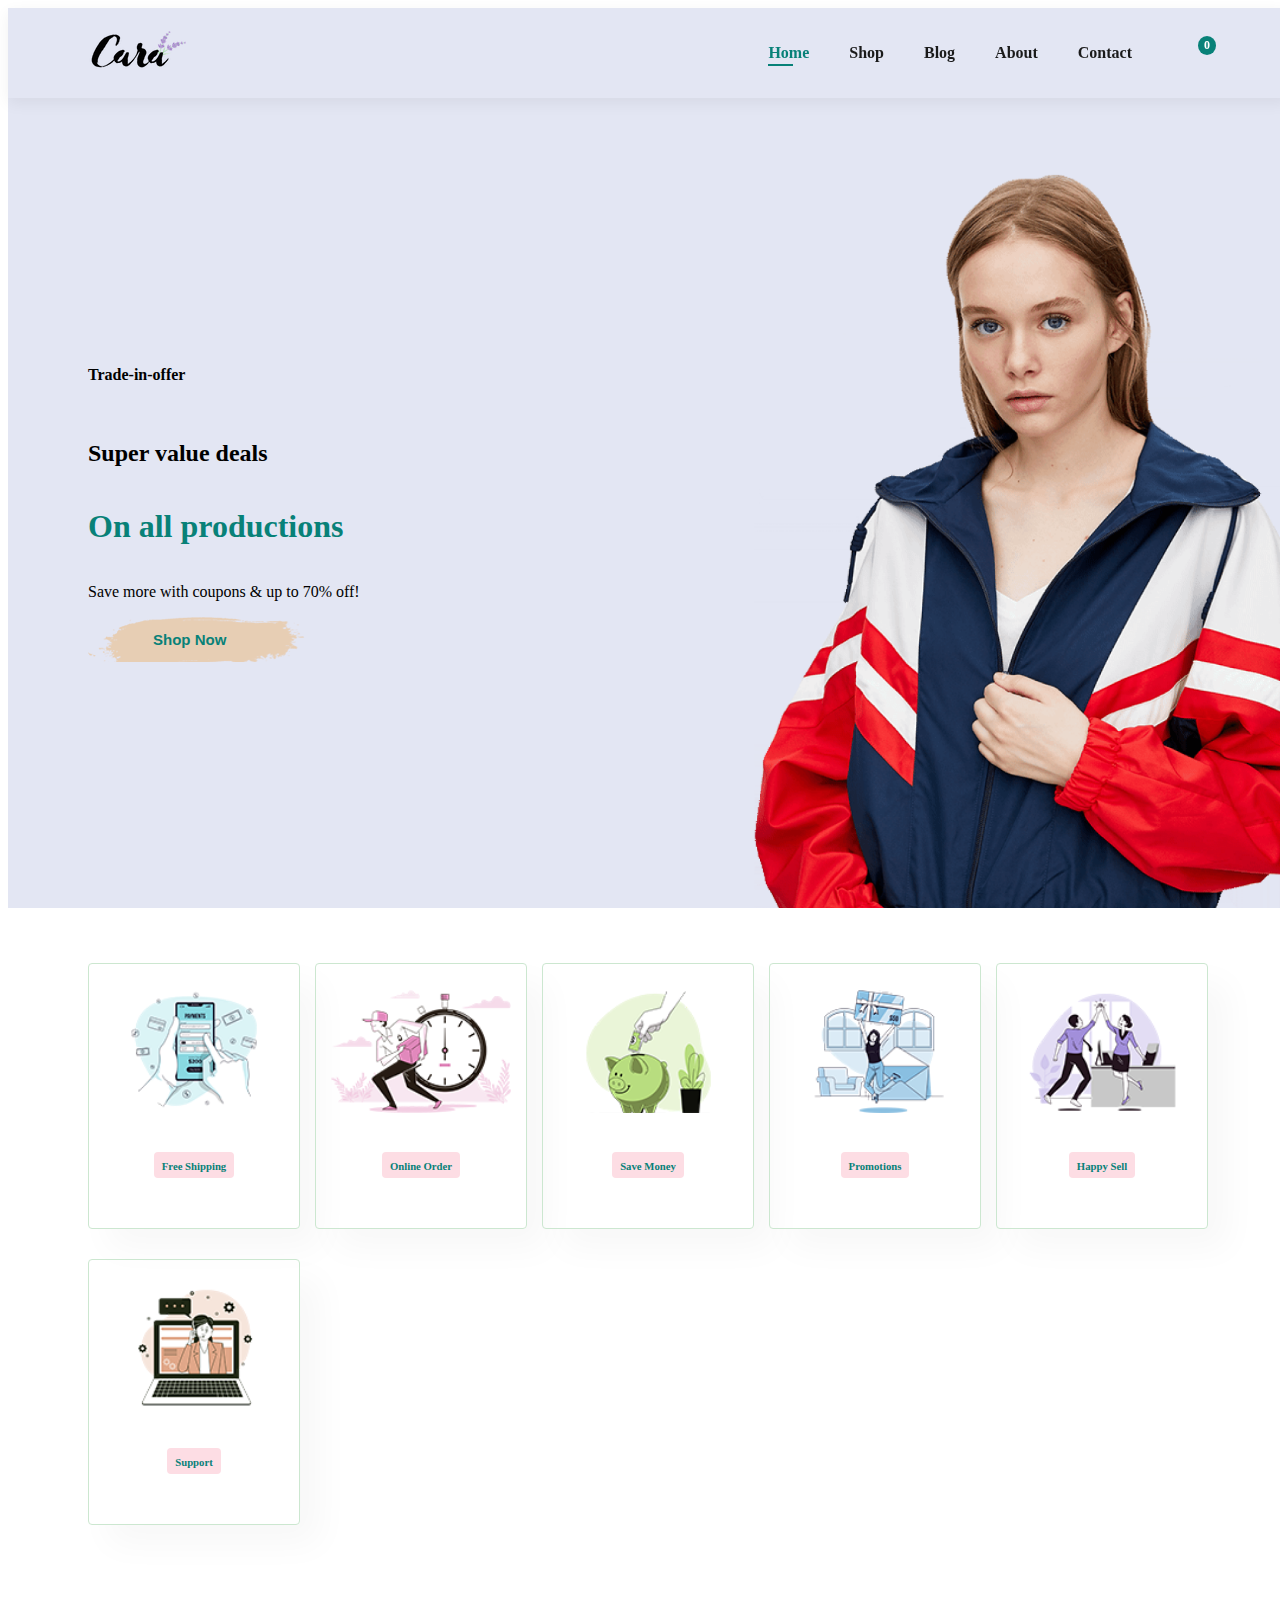
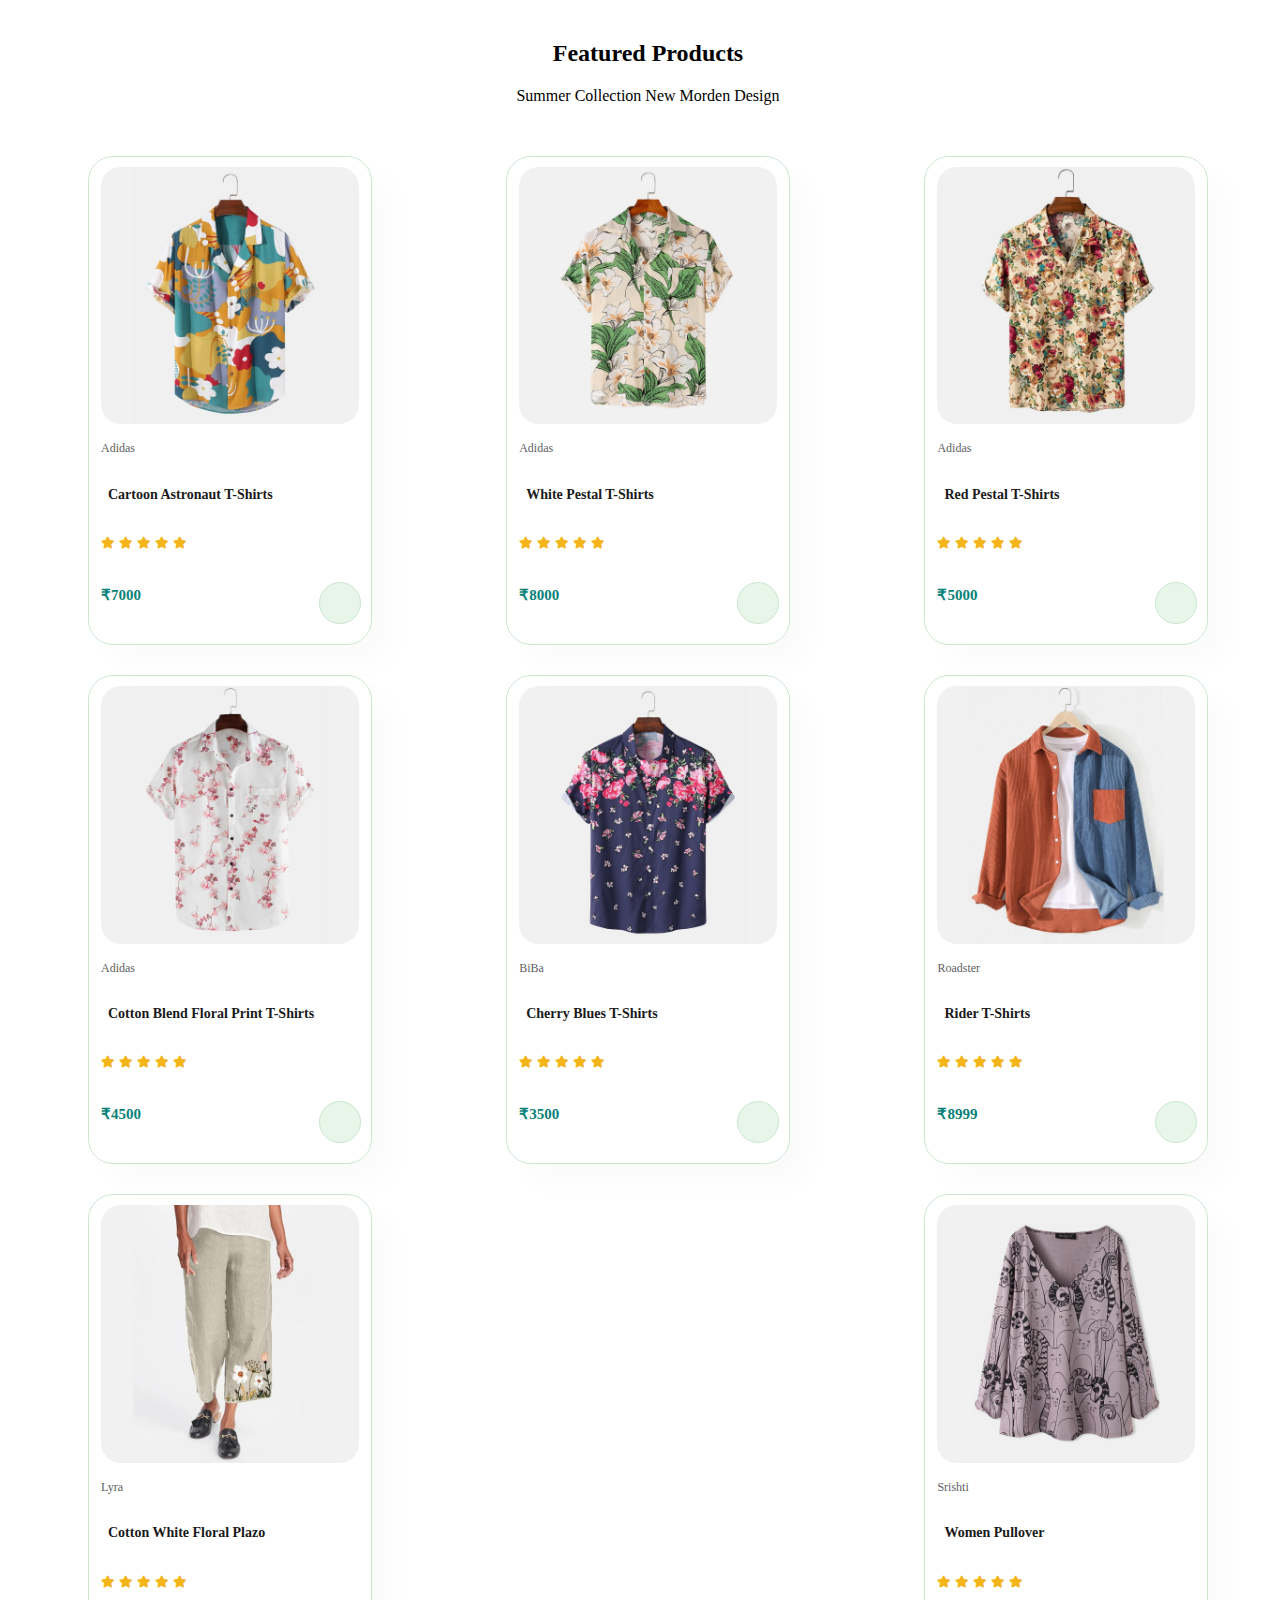
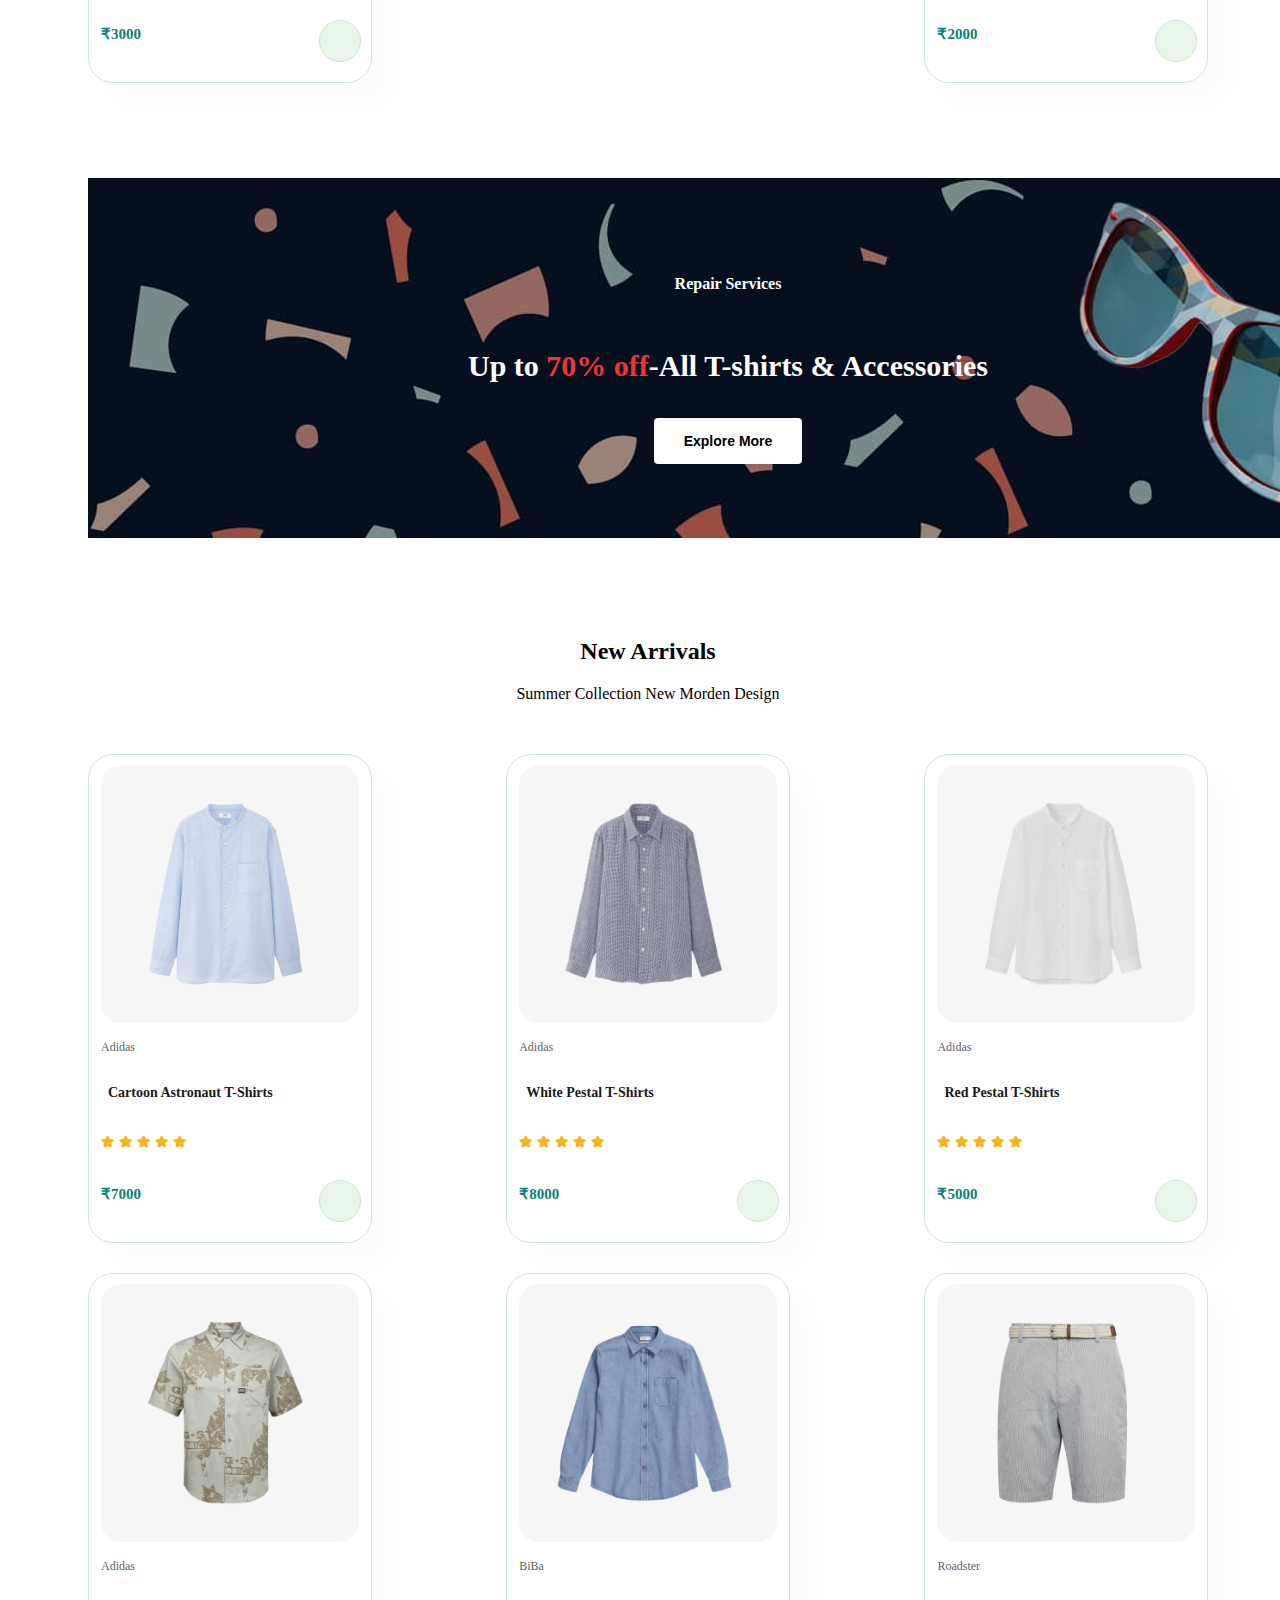
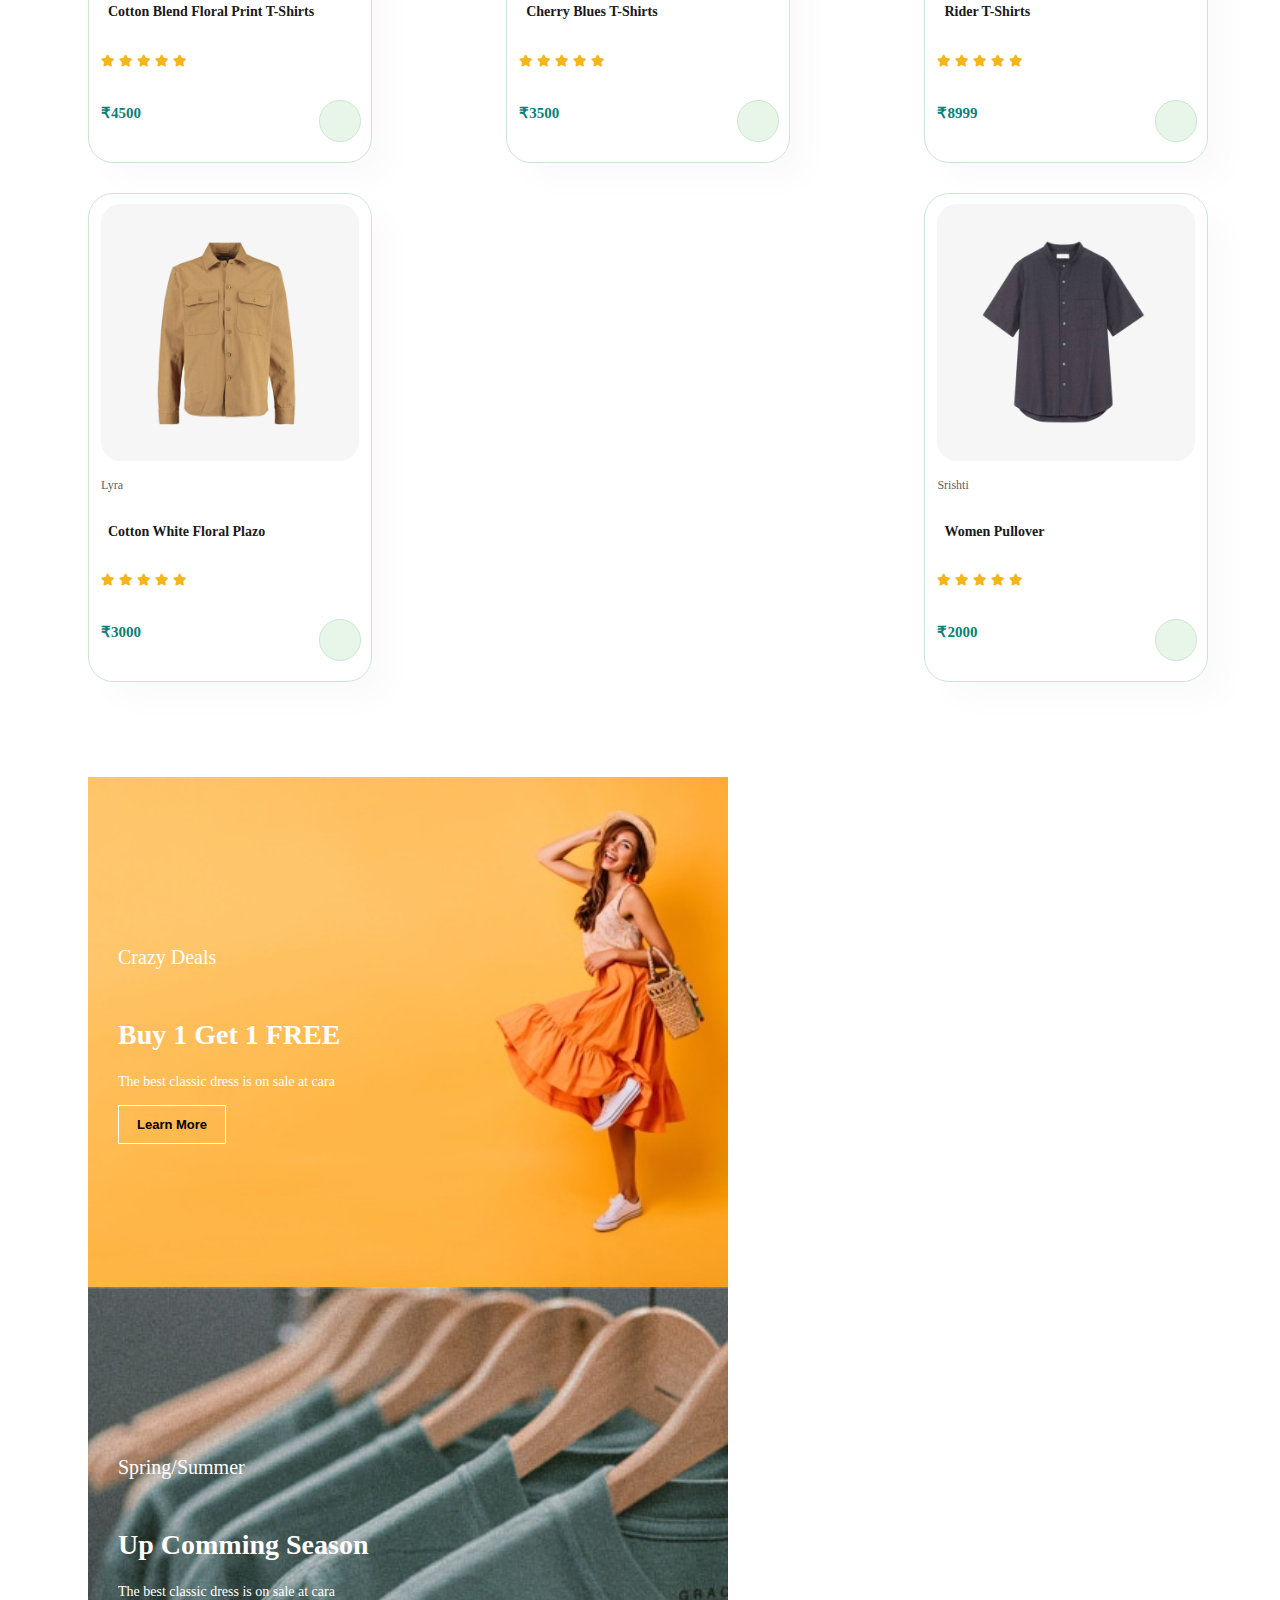
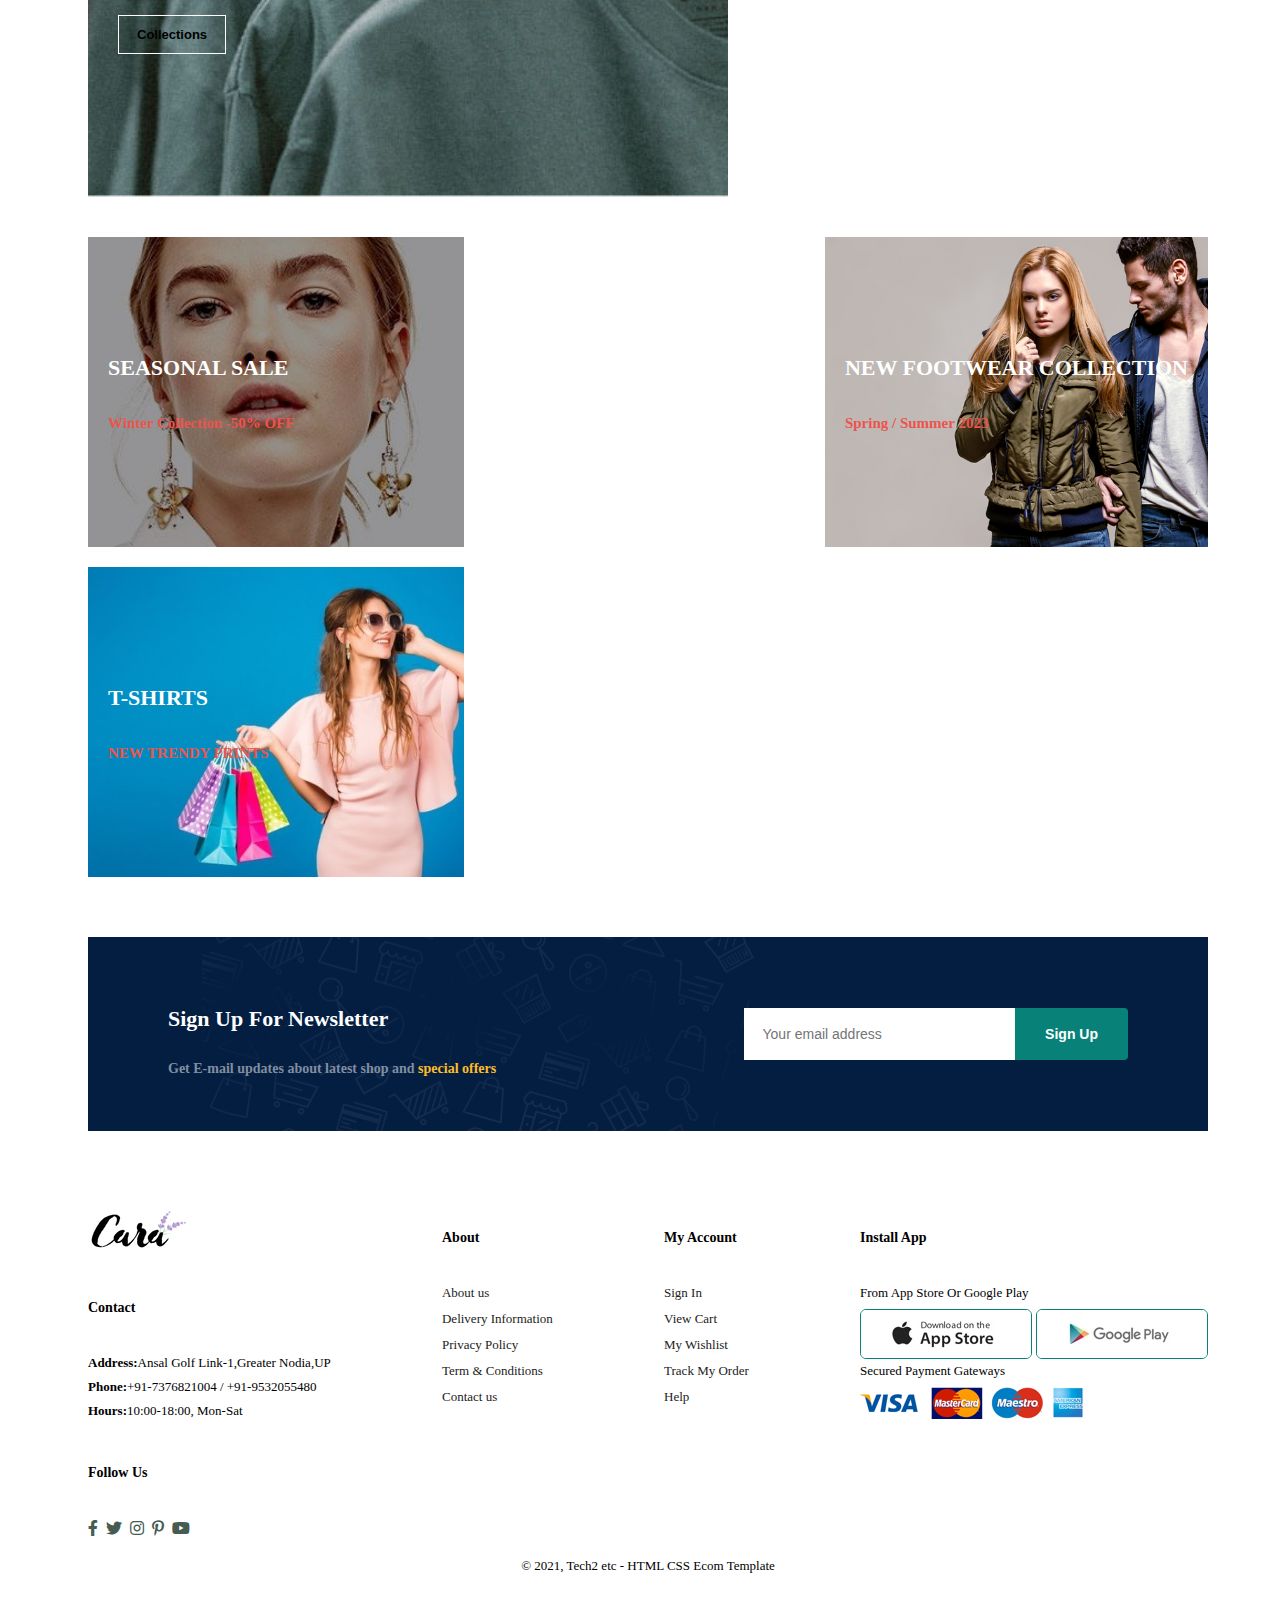
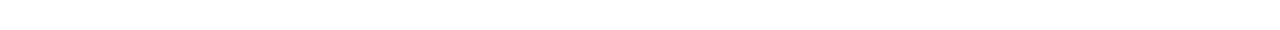
<file: index.html>
<!DOCTYPE html>
<html lang="en">

<head>
	<meta charset="UTF-8">
	<meta http-equiv="X-UA-Compatible" content="IE=edge">
	<meta name="viewport" content="width=device-width,initial-scale=1.0">
	<title>Ecom</title>
	<link rel="stylesheet" href="https://pro.fontawesome.com/releases/v5.10.0/css/all.css">
	<link rel="stylesheet" href="style.css">
</head>
<body>
	<section id="header">
		<a href="#"><img src="img/logo.png" class="logo" alt=""></a>
		<div>
		<ul id="navbar">
			<li><a class="active" href="index.html">Home</a></li>
			<li><a href="shop.html">Shop</a></li>
			<li><a href="blog.html">Blog</a></li>
			<li><a href="about.html">About</a></li>
			<li><a href="contact.html">Contact</a></li>
			
			<a href="#" id="close"><i class="far fa-times"></i></a>
			<li id="lg-bag">
				<a href="cart.html">
					<i class="far fa-shopping-bag"></i>
					<span class="cart-count">0</span>
				</a>
			</li>
		</ul>
		</div>
		<div id="mobile">
			
			<a href="cart.html"><i class="far fa-shopping-bag"></i></a>
			<i id="bar" class="fas fa-outdent"></i>
		</div>
	</section>
<section id="hero">
<h4>Trade-in-offer</h4>
<h2>Super value deals</h2>
<h1>On all productions</h1>
<p>Save more with coupons & up to 70% off!</p>
<button>Shop Now</button>
</section>
<section id="feature" class="section-p1">
	<div class="fe-box">
  	  <img src="img/features/f1.png" alt="">
	  <h6>Free Shipping</h6>
	</div>
	<div class="fe-box">
  	  <img src="img/features/f2.png" alt="">
	  <h6>Online Order</h6>
	</div>
	<div class="fe-box">
  	  <img src="img/features/f3.png" alt="">
	  <h6>Save Money</h6>
	</div>
	<div class="fe-box">
  	  <img src="img/features/f4.png" alt="">
	  <h6>Promotions</h6>
	</div>
	<div class="fe-box">
  	  <img src="img/features/f5.png" alt="">
	  <h6>Happy Sell</h6>
	</div>
	<div class="fe-box">
  	  <img src="img/features/f6.png" alt="">
	  <h6>Support</h6>
	</div>
	
</section>
<section id="product1" class="section-p1">
<h2>Featured Products</h2>
<p>Summer Collection New Morden Design</p>
<div class="pro-container">
	<div class="pro">
		<img src="img/products/f1.jpg" alt="">
		<div class="des">
			<span>Adidas</span>
			<h5>Cartoon Astronaut T-Shirts</h5>
			<div class="star">
				<i class="fas fa-star"></i>
				<i class="fas fa-star"></i>
				<i class="fas fa-star"></i>
				<i class="fas fa-star"></i>
				<i class="fas fa-star"></i>
			</div>
			<h4>₹7000</h4>
		</div>
		<a href="#"><i class="fal fa-shopping-cart cart"></i></a>
	</div>
	<div class="pro">
		<img src="img/products/f2.jpg" alt="">
		<div class="des">
			<span>Adidas</span>
			<h5>White Pestal T-Shirts</h5>
			<div class="star">
				<i class="fas fa-star"></i>
				<i class="fas fa-star"></i>
				<i class="fas fa-star"></i>
				<i class="fas fa-star"></i>
				<i class="fas fa-star"></i>
			</div>
			<h4>₹8000</h4>
		</div>
		<a href="#"><i class="fal fa-shopping-cart cart"></i></a>
	</div>
	<div class="pro">
		<img src="img/products/f3.jpg" alt="">
		<div class="des">
			<span>Adidas</span>
			<h5>Red Pestal T-Shirts</h5>
			<div class="star">
				<i class="fas fa-star"></i>
				<i class="fas fa-star"></i>
				<i class="fas fa-star"></i>
				<i class="fas fa-star"></i>
				<i class="fas fa-star"></i>
			</div>
			<h4>₹5000</h4>
		</div>
		<a href="#"><i class="fal fa-shopping-cart cart"></i></a>
	</div>
	<div class="pro">
		<img src="img/products/f4.jpg" alt="">
		<div class="des">
			<span>Adidas</span>
			<h5>Cotton Blend Floral Print T-Shirts</h5>
			<div class="star">
				<i class="fas fa-star"></i>
				<i class="fas fa-star"></i>
				<i class="fas fa-star"></i>
				<i class="fas fa-star"></i>
				<i class="fas fa-star"></i>
			</div>
			<h4>₹4500</h4>
		</div>
		<a href="#"><i class="fal fa-shopping-cart cart"></i></a>
	</div>
	<div class="pro">
		<img src="img/products/f5.jpg" alt="">
		<div class="des">
			<span>BiBa</span>
			<h5>Cherry Blues T-Shirts</h5>
			<div class="star">
				<i class="fas fa-star"></i>
				<i class="fas fa-star"></i>
				<i class="fas fa-star"></i>
				<i class="fas fa-star"></i>
				<i class="fas fa-star"></i>
			</div>
			<h4>₹3500</h4>
		</div>
		<a href="#"><i class="fal fa-shopping-cart cart"></i></a>
	</div>
	<div class="pro">
		<img src="img/products/f6.jpg" alt="">
		<div class="des">
			<span>Roadster</span>
			<h5>Rider T-Shirts</h5>
			<div class="star">
				<i class="fas fa-star"></i>
				<i class="fas fa-star"></i>
				<i class="fas fa-star"></i>
				<i class="fas fa-star"></i>
				<i class="fas fa-star"></i>
			</div>
			<h4>₹8999</h4>
		</div>
		<a href="#"><i class="fal fa-shopping-cart cart"></i></a>
	</div>
	<div class="pro">
		<img src="img/products/f7.jpg" alt="">
		<div class="des">
			<span>Lyra</span>
			<h5>Cotton White Floral Plazo</h5>
			<div class="star">
				<i class="fas fa-star"></i>
				<i class="fas fa-star"></i>
				<i class="fas fa-star"></i>
				<i class="fas fa-star"></i>
				<i class="fas fa-star"></i>
			</div>
			<h4>₹3000</h4>
		</div>
		<a href="#"><i class="fal fa-shopping-cart cart"></i></a>
	</div>
	<div class="pro">
		<img src="img/products/f8.jpg" alt="">
		<div class="des">
			<span>Srishti</span>
			<h5>Women Pullover</h5>
			<div class="star">
				<i class="fas fa-star"></i>
				<i class="fas fa-star"></i>
				<i class="fas fa-star"></i>
				<i class="fas fa-star"></i>
				<i class="fas fa-star"></i>
			</div>
			<h4>₹2000</h4>
		</div>
		<a href="#"><i class="fal fa-shopping-cart cart"></i></a>
	</div>
</div>
</section>
<section id="banner" class="section-m1">
	<h4>Repair Services</h4>
	<h2>Up to <span>70% off</span>-All T-shirts & Accessories</h2>
	<button class="normal">Explore More</button>
</section>
<section id="product1" class="section-p1">
	<h2>New Arrivals</h2>
	<p>Summer Collection New Morden Design</p>
	<div class="pro-container">
		<div class="pro">
			<img src="img/products/n1.jpg" alt="">
			<div class="des">
				<span>Adidas</span>
				<h5>Cartoon Astronaut T-Shirts</h5>
				<div class="star">
					<i class="fas fa-star"></i>
					<i class="fas fa-star"></i>
					<i class="fas fa-star"></i>
					<i class="fas fa-star"></i>
					<i class="fas fa-star"></i>
				</div>
				<h4>₹7000</h4>
			</div>
			<a href="#"><i class="fal fa-shopping-cart cart"></i></a>
		</div>
		<div class="pro">
			<img src="img/products/n2.jpg" alt="">
			<div class="des">
				<span>Adidas</span>
				<h5>White Pestal T-Shirts</h5>
				<div class="star">
					<i class="fas fa-star"></i>
					<i class="fas fa-star"></i>
					<i class="fas fa-star"></i>
					<i class="fas fa-star"></i>
					<i class="fas fa-star"></i>
				</div>
				<h4>₹8000</h4>
			</div>
			<a href="#"><i class="fal fa-shopping-cart cart"></i></a>
		</div>
		<div class="pro">
			<img src="img/products/n3.jpg" alt="">
			<div class="des">
				<span>Adidas</span>
				<h5>Red Pestal T-Shirts</h5>
				<div class="star">
					<i class="fas fa-star"></i>
					<i class="fas fa-star"></i>
					<i class="fas fa-star"></i>
					<i class="fas fa-star"></i>
					<i class="fas fa-star"></i>
				</div>
				<h4>₹5000</h4>
			</div>
			<a href="#"><i class="fal fa-shopping-cart cart"></i></a>
		</div>
		<div class="pro">
			<img src="img/products/n4.jpg" alt="">
			<div class="des">
				<span>Adidas</span>
				<h5>Cotton Blend Floral Print T-Shirts</h5>
				<div class="star">
					<i class="fas fa-star"></i>
					<i class="fas fa-star"></i>
					<i class="fas fa-star"></i>
					<i class="fas fa-star"></i>
					<i class="fas fa-star"></i>
				</div>
				<h4>₹4500</h4>
			</div>
			<a href="#"><i class="fal fa-shopping-cart cart"></i></a>
		</div>
		<div class="pro">
			<img src="img/products/n5.jpg" alt="">
			<div class="des">
				<span>BiBa</span>
				<h5>Cherry Blues T-Shirts</h5>
				<div class="star">
					<i class="fas fa-star"></i>
					<i class="fas fa-star"></i>
					<i class="fas fa-star"></i>
					<i class="fas fa-star"></i>
					<i class="fas fa-star"></i>
				</div>
				<h4>₹3500</h4>
			</div>
			<a href="#"><i class="fal fa-shopping-cart cart"></i></a>
		</div>
		<div class="pro">
			<img src="img/products/n6.jpg" alt="">
			<div class="des">
				<span>Roadster</span>
				<h5>Rider T-Shirts</h5>
				<div class="star">
					<i class="fas fa-star"></i>
					<i class="fas fa-star"></i>
					<i class="fas fa-star"></i>
					<i class="fas fa-star"></i>
					<i class="fas fa-star"></i>
				</div>
				<h4>₹8999</h4>
			</div>
			<a href="#"><i class="fal fa-shopping-cart cart"></i></a>
		</div>
		<div class="pro">
			<img src="img/products/n7.jpg" alt="">
			<div class="des">
				<span>Lyra</span>
				<h5>Cotton White Floral Plazo</h5>
				<div class="star">
					<i class="fas fa-star"></i>
					<i class="fas fa-star"></i>
					<i class="fas fa-star"></i>
					<i class="fas fa-star"></i>
					<i class="fas fa-star"></i>
				</div>
				<h4>₹3000</h4>
			</div>
			<a href="#"><i class="fal fa-shopping-cart cart"></i></a>
		</div>
		<div class="pro">
			<img src="img/products/n8.jpg" alt="">
			<div class="des">
				<span>Srishti</span>
				<h5>Women Pullover</h5>
				<div class="star">
					<i class="fas fa-star"></i>
					<i class="fas fa-star"></i>
					<i class="fas fa-star"></i>
					<i class="fas fa-star"></i>
					<i class="fas fa-star"></i>
				</div>
				<h4>₹2000</h4>
			</div>
			<a href="#"><i class="fal fa-shopping-cart cart"></i></a>
		</div>
	</div>
</section>
<section id="sm-banner" class="section-p1">
	<div class="banner-box">
		<h4>Crazy Deals</h4>
		<h2>Buy 1 Get 1 FREE</h2>
		<span>The best classic dress is on sale at cara</span>
		<button class="white">Learn More</button>
	</div>
	<div class="banner-box banner-box2">
		<h4>Spring/Summer</h4>
		<h2>Up Comming Season</h2>
		<span>The best classic dress is on sale at cara</span>
		<button class="white">Collections</button>
		
	</div>
</section>
<section id="banner3">
	<div class="banner-box ">
		
		<h2>SEASONAL SALE</h2>
		<h3>Winter Collection -50% OFF</h3>
		
	</div>
	<div class="banner-box banner-box2 ">
		
		<h2>NEW FOOTWEAR COLLECTION</h2>
		<h3>Spring / Summer 2023</h3>
		
	</div>
	<div class="banner-box banner-box3 ">
		
		<h2>T-SHIRTS</h2>
		<h3>NEW TRENDY PRINTS</h3>
		
	</div>
</section>
<section id="newsletter" class="section-p1 section-m1">
	<div class="newstext">
		<h4>Sign Up For Newsletter</h4>
		<p>Get E-mail updates about latest shop and  <span>special offers</span></p>
	</div>
	<div class="form">
		<input type="text" placeholder="Your email address">
		<button class="normal">Sign Up</button>
	</div>
</section>
<section>
	<footer class="section-p1">
		<div class="col">
			<img  class="logo" src="img/logo.png" alt="">
			<h4>Contact</h4>
			<p> <strong>Address:</strong>Ansal Golf Link-1,Greater Nodia,UP</p>
			<p> <strong>Phone:</strong>+91-7376821004 / +91-9532055480</p>
			<p> <strong>Hours:</strong>10:00-18:00, Mon-Sat</p>
			<div class="follow">
				<h4>Follow Us</h4>
				<div class="icon">
					<i class="fab fa-facebook-f"></i>
					<i class="fab fa-twitter"></i>
					<i class="fab fa-instagram"></i>
					<i class="fab fa-pinterest-p"></i>
					<i class="fab fa-youtube"></i>
				</div>
			</div>
		</div>

		<div class="col">
			<h4>About</h4>
			<a href="#">About us</a>
			<a href="#">Delivery Information</a>
			<a href="#">Privacy Policy</a>
			<a href="#">Term & Conditions</a>
			<a href="#">Contact us</a>
		</div>

		<div class="col">
			<h4>My Account</h4>
			<a href="#">Sign In</a>
			<a href="#">View Cart</a>
			<a href="#">My Wishlist</a>
			<a href="#">Track My Order</a>
			<a href="#">Help</a>
		</div>

		<div class="col install">
			<h4>Install App</h4>
			<p>From App Store Or Google Play</p>
				<div class="row">
					<img src="img/pay/app.jpg" alt="">
					<img src="img/pay/play.jpg" alt="">
				</div>
					<p>Secured Payment Gateways</p>
					<img src="img/pay/pay.png" alt="">
		</div>

		<div class="copyright">
		<p>© 2021, Tech2 etc - HTML CSS Ecom Template</p>
		</div>
	</footer>
</section>
	<script src="script.js"></script>
</body>
</html>
</file>
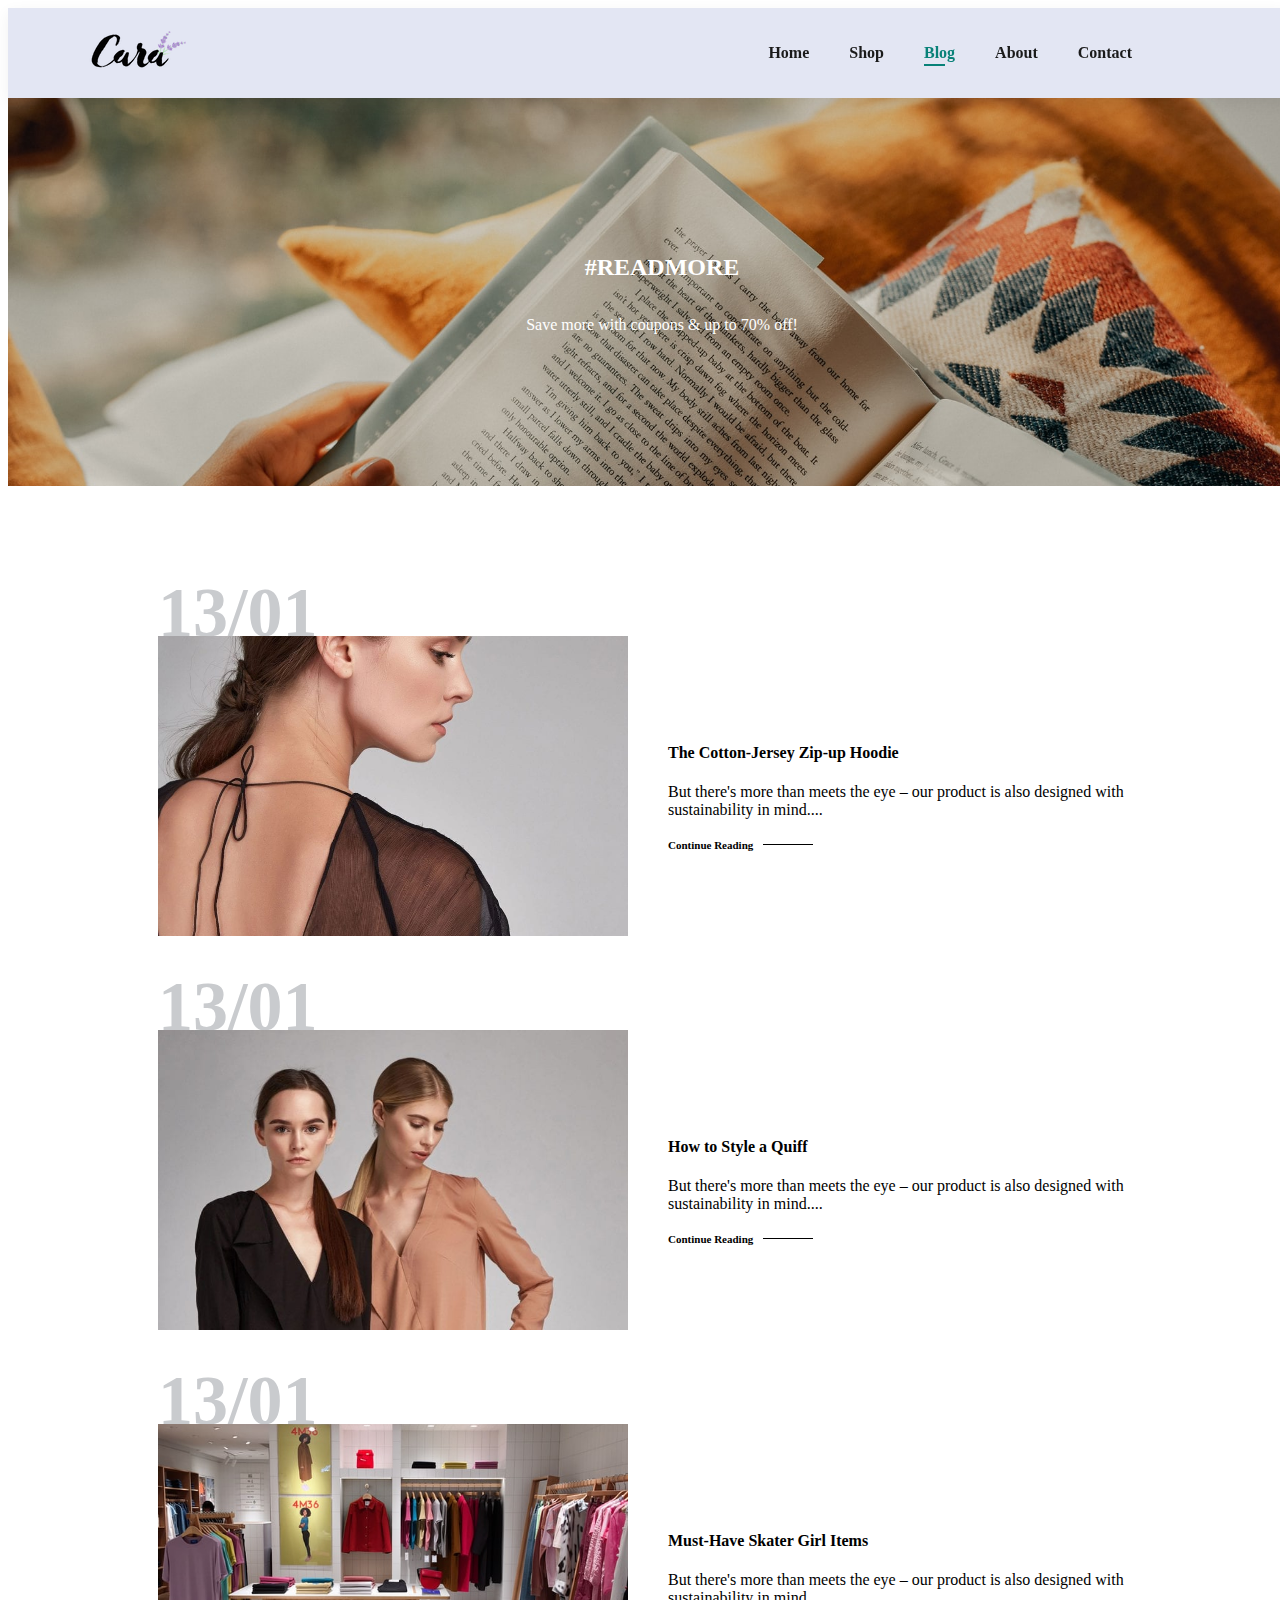
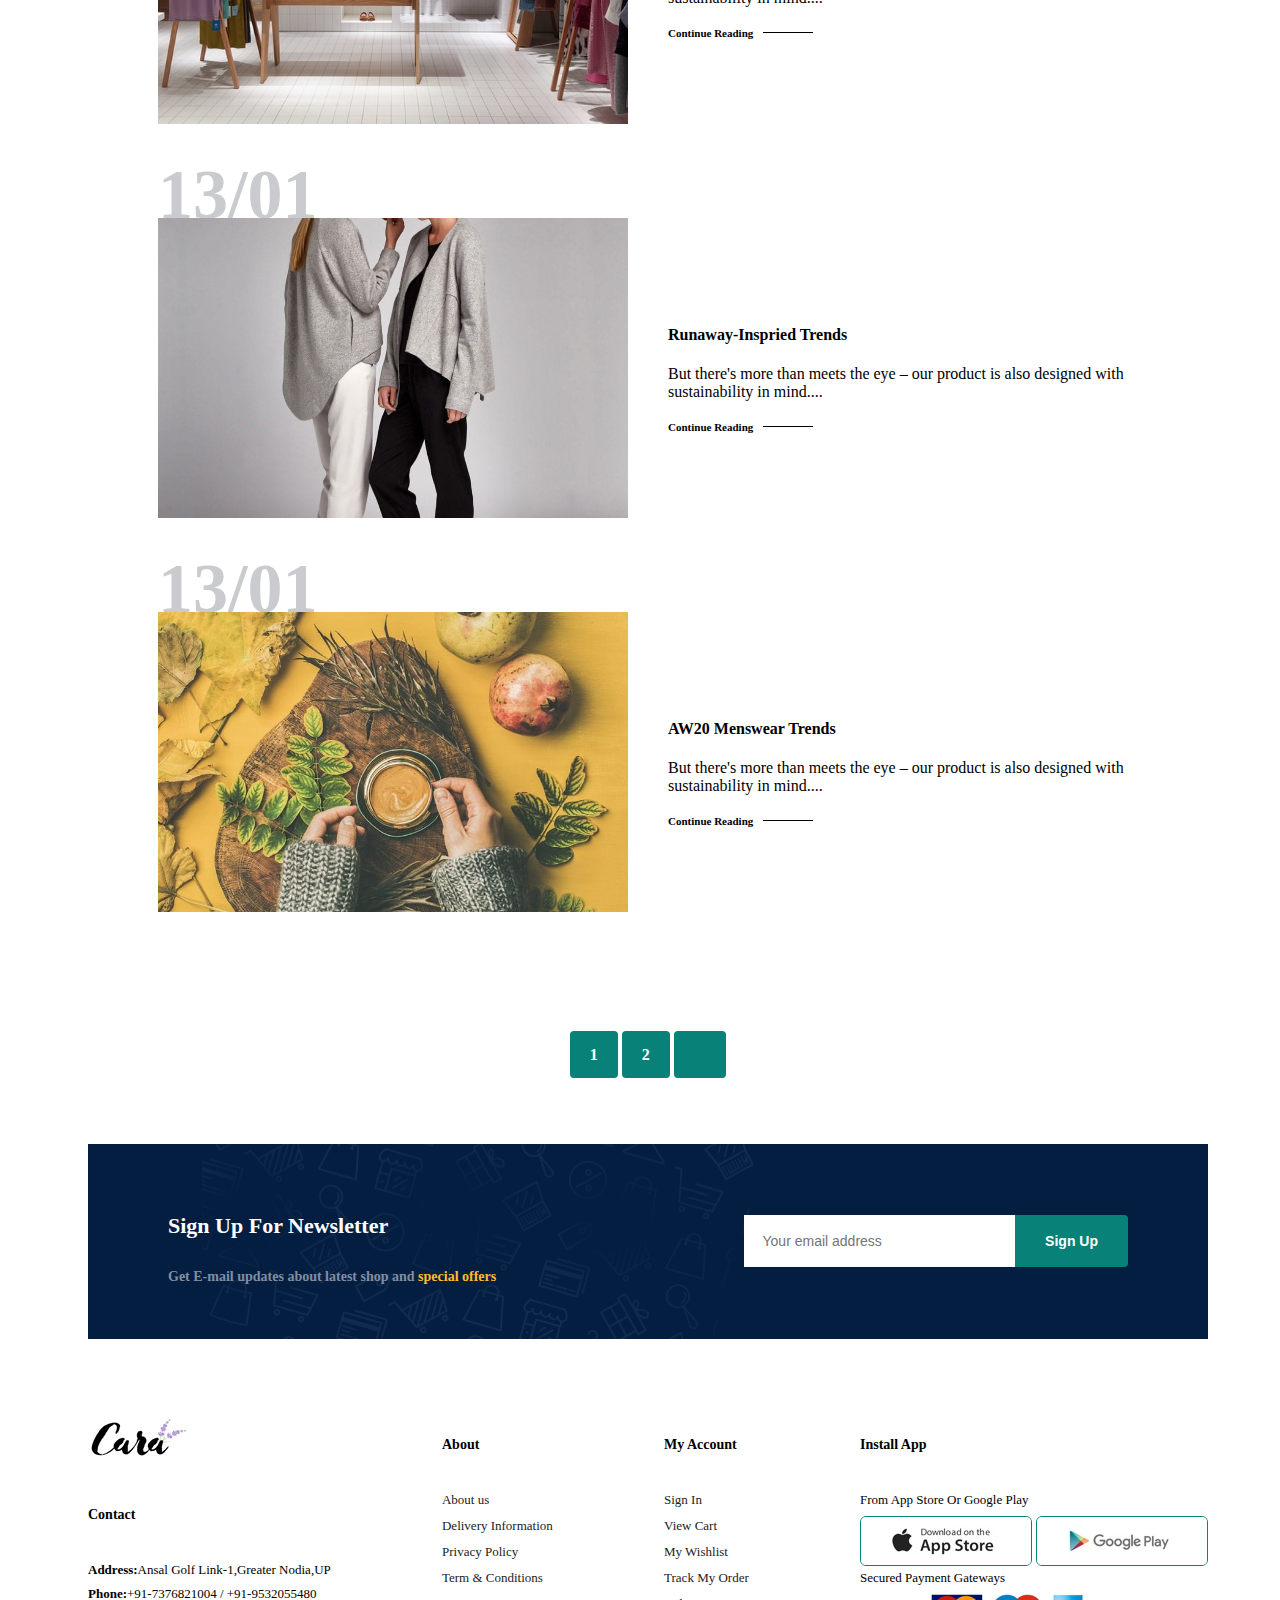
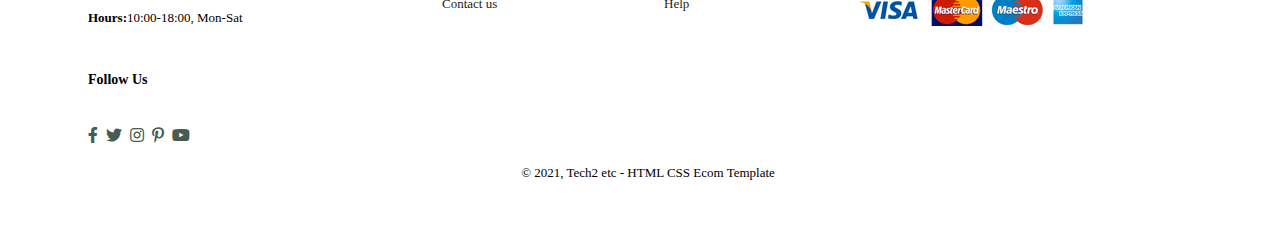
<file: blog.html>
<!DOCTYPE html>
<html lang="en">

<head>
	<meta charset="UTF-8">
	<meta http-equiv="X-UA-Compatible" content="IE=edge">
	<meta name="viewport" content="width=device-width,initial-scale=1.0">
	<title>Ecom</title>
	<link rel="stylesheet" href="https://pro.fontawesome.com/releases/v5.10.0/css/all.css">
	<link rel="stylesheet" href="style.css">
</head>
<body>
	<section id="header">
		<a href="#"><img src="img/logo.png" class="logo" alt=""></a>
		<div>
		<ul id="navbar">
			<li><a href="index.html">Home</a></li>
			<li><a href="shop.html">Shop</a></li>
			<li><a class="active" href="blog.html">Blog</a></li>
			<li><a href="about.html">About</a></li>
			<li><a href="contact.html">Contact</a></li>
			<li id="lg-bag"><a href="cart.html"><i class="far fa-shopping-bag"></i></a></li>
			<a href="#" id="close"><i class="far fa-times"></i></a>
		</ul>
		</div>
		<div id="mobile">
			
			<a href="cart.html"><i class="far fa-shopping-bag"></i></a>
			<i id="bar" class="fas fa-outdent"></i>
		</div>
	</section>
<section id="page-header" class="blog-header">

<h2>#READMORE</h2>

<p>Save more with coupons & up to 70% off!</p>

</section>

<section id="blog">
<div class="blog-box">
    <div class="blog-img">
        <img src="img/blog/b1.jpg" alt="">
    </div>

    <div class="blog-details">
        <h4>The Cotton-Jersey Zip-up Hoodie</h4>
        <p>But there's more than meets the eye – our product is also designed with sustainability in mind....</p>
        <a href="#">Continue Reading</a>
    </div>

    <h1>13/01</h1>

</div>

<div class="blog-box">
    <div class="blog-img">
        <img src="img/blog/b2.jpg" alt="">
    </div>

    <div class="blog-details">
        <h4>How to Style a Quiff</h4>
        <p>But there's more than meets the eye – our product is also designed with sustainability in mind....</p>
        <a href="#">Continue Reading</a>
    </div>

    <h1>13/01</h1>

</div>

<div class="blog-box">
    <div class="blog-img">
        <img src="img/blog/b3.jpg" alt="">
    </div>

    <div class="blog-details">
        <h4>Must-Have Skater Girl Items</h4>
        <p>But there's more than meets the eye – our product is also designed with sustainability in mind....</p>
        <a href="#">Continue Reading</a>
    </div>

    <h1>13/01</h1>

</div>

<div class="blog-box">
    <div class="blog-img">
        <img src="img/blog/b4.jpg" alt="">
    </div>

    <div class="blog-details">
        <h4>Runaway-Inspried Trends</h4>
        <p>But there's more than meets the eye – our product is also designed with sustainability in mind....</p>
        <a href="#">Continue Reading</a>
    </div>

    <h1>13/01</h1>

</div>

<div class="blog-box">
    <div class="blog-img">
        <img src="img/blog/b6.jpg" alt="">
    </div>

    <div class="blog-details">
        <h4>AW20 Menswear Trends</h4>
        <p>But there's more than meets the eye – our product is also designed with sustainability in mind....</p>
        <a href="#">Continue Reading</a>
    </div>

    <h1>13/01</h1>

</div>
</section>

<section id="pagination" class="section-p1">
<a href="#">1</a>
<a href="#">2</a>
<a href="#"><i class="fal fa-long-arrow-alt-right"></i></a>
</section>

<section id="newsletter" class="section-p1 section-m1">
	<div class="newstext">
		<h4>Sign Up For Newsletter</h4>
		<p>Get E-mail updates about latest shop and  <span>special offers</span></p>
	</div>
	<div class="form">
		<input type="text" placeholder="Your email address">
		<button class="normal">Sign Up</button>
	</div>
</section>
<section>
	<footer class="section-p1">
		<div class="col">
			<img  class="logo" src="img/logo.png" alt="">
			<h4>Contact</h4>
			<p> <strong>Address:</strong>Ansal Golf Link-1,Greater Nodia,UP</p>
			<p> <strong>Phone:</strong>+91-7376821004 / +91-9532055480</p>
			<p> <strong>Hours:</strong>10:00-18:00, Mon-Sat</p>
			<div class="follow">
				<h4>Follow Us</h4>
				<div class="icon">
					<i class="fab fa-facebook-f"></i>
					<i class="fab fa-twitter"></i>
					<i class="fab fa-instagram"></i>
					<i class="fab fa-pinterest-p"></i>
					<i class="fab fa-youtube"></i>
				</div>
			</div>
		</div>

		<div class="col">
			<h4>About</h4>
			<a href="#">About us</a>
			<a href="#">Delivery Information</a>
			<a href="#">Privacy Policy</a>
			<a href="#">Term & Conditions</a>
			<a href="#">Contact us</a>
		</div>

		<div class="col">
			<h4>My Account</h4>
			<a href="#">Sign In</a>
			<a href="#">View Cart</a>
			<a href="#">My Wishlist</a>
			<a href="#">Track My Order</a>
			<a href="#">Help</a>
		</div>

		<div class="col install">
			<h4>Install App</h4>
			<p>From App Store Or Google Play</p>
				<div class="row">
					<img src="img/pay/app.jpg" alt="">
					<img src="img/pay/play.jpg" alt="">
				</div>
					<p>Secured Payment Gateways</p>
					<img src="img/pay/pay.png" alt="">
		</div>

		<div class="copyright">
		<p>© 2021, Tech2 etc - HTML CSS Ecom Template</p>
		</div>
	</footer>
</section>
	<script src="script.js"></script>
</body>
</html>
</file>
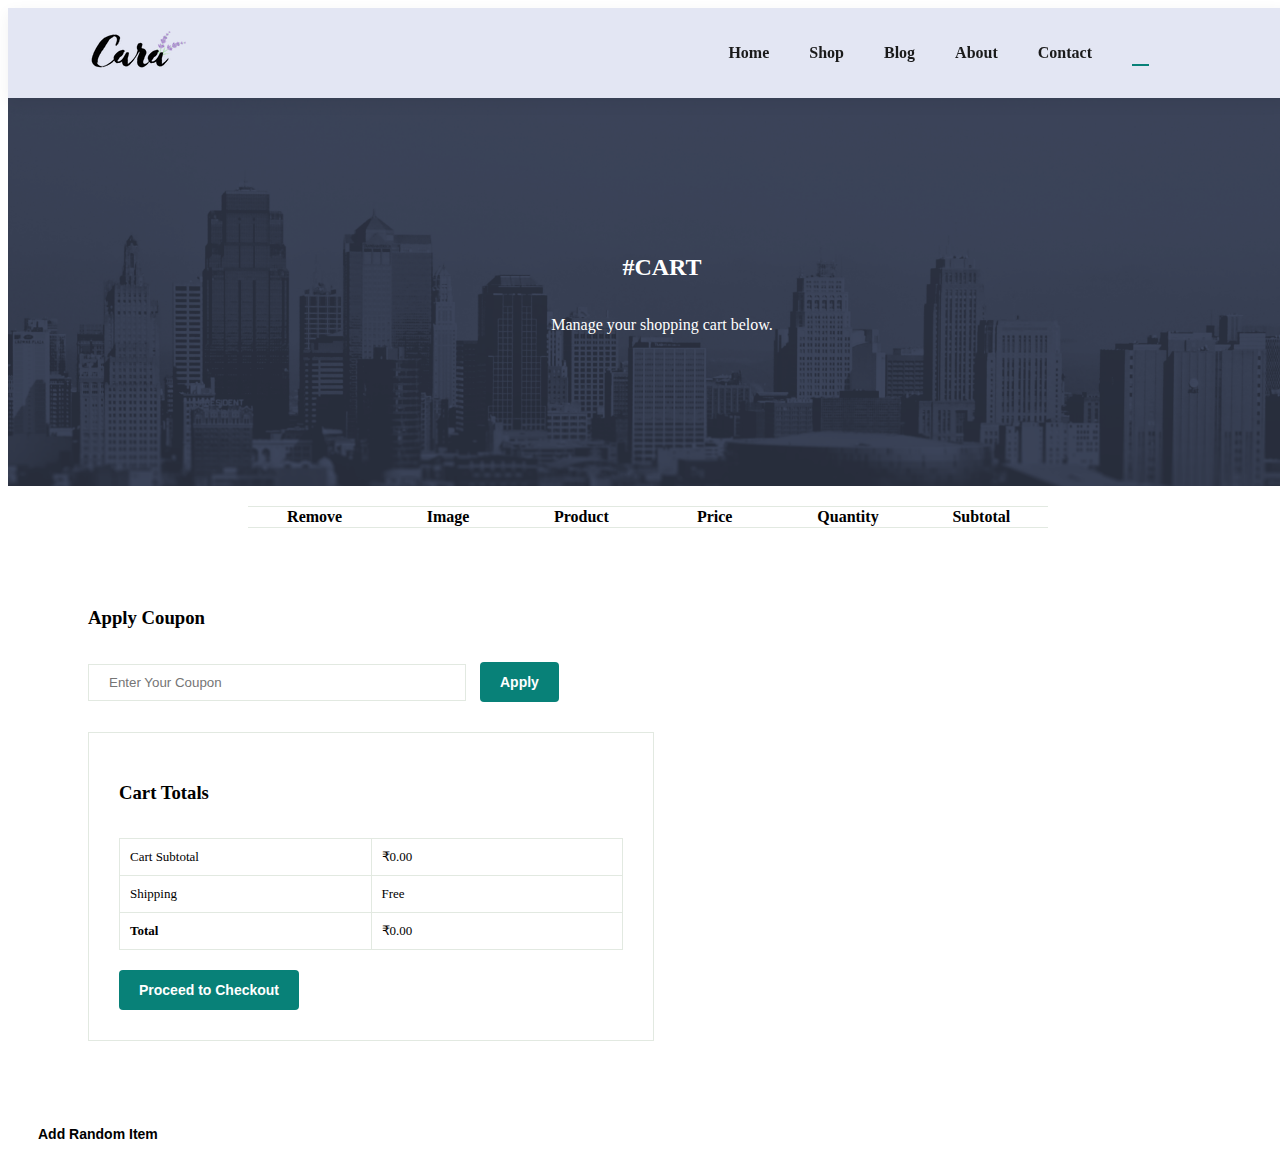
<file: cart.html>
<!DOCTYPE html>
<html lang="en">

<head>
    <meta charset="UTF-8">
    <meta http-equiv="X-UA-Compatible" content="IE=edge">
    <meta name="viewport" content="width=device-width, initial-scale=1.0">
    <title>Shopping Cart</title>
    <link rel="stylesheet" href="https://pro.fontawesome.com/releases/v5.10.0/css/all.css">
    <link rel="stylesheet" href="style.css">
</head>

<body>
    <!-- Header Section -->
    <header id="header">
        <a href="#"><img src="img/logo.png" class="logo" alt="Logo"></a>
        <nav>
            <ul id="navbar">
                <li><a href="index.html">Home</a></li>
                <li><a href="shop.html">Shop</a></li>
                <li><a href="blog.html">Blog</a></li>
                <li><a href="about.html">About</a></li>
                <li><a href="contact.html">Contact</a></li>
                <li id="lg-bag"><a class="active" href="cart.html"><i class="far fa-shopping-bag"></i></a></li>
                <li><a href="#" id="close"><i class="far fa-times"></i></a></li>
            </ul>
        </nav>
        <div id="mobile">
            <a href="cart.html"><i class="far fa-shopping-bag"></i></a>
            <i id="bar" class="fas fa-outdent"></i>
        </div>
    </header>

    <!-- Page Header -->
    <section id="page-header" class="about-header">
        <h2>#CART</h2>
        <p>Manage your shopping cart below.</p>
    </section>

    <!-- Cart Section -->
    <section id="cart" class="section-p1">
        <table>
            <thead>
                <tr>
                    <th>Remove</th>
                    <th>Image</th>
                    <th>Product</th>
                    <th>Price</th>
                    <th>Quantity</th>
                    <th>Subtotal</th>
                </tr>
            </thead>
            <tbody id="cart-items">
                <!-- Items will be dynamically added here -->
            </tbody>
        </table>
    </section>

    <!-- Cart Summary Section -->
    <section id="cart-add" class="section-p1">
        <div id="coupon">
            <h3>Apply Coupon</h3>
            <div>
                <input type="text" placeholder="Enter Your Coupon">
                <button class="normal">Apply</button>
            </div>
        </div>
        <div id="subtotal">
            <h3>Cart Totals</h3>
            <table>
                <tr>
                    <td>Cart Subtotal</td>
                    <td id="cart-subtotal">₹0.00</td>
                </tr>
                <tr>
                    <td>Shipping</td>
                    <td>Free</td>
                </tr>
                <tr>
                    <td><strong>Total</strong></td>
                    <td id="cart-total"><strong>₹0.00</strong></td>
                </tr>
            </table>
            <button class="normal">Proceed to Checkout</button>
        </div>
    </section>

    <button id="add-item" class="normal">Add Random Item</button>

    <script>
        const cartItems = document.getElementById('cart-items');
        const cartSubtotal = document.getElementById('cart-subtotal');
        const cartTotal = document.getElementById('cart-total');
        const checkoutButton = document.querySelector('#subtotal button.normal');

        // Load cart from localStorage
        const loadCart = () => {
            const cart = JSON.parse(localStorage.getItem('cart')) || [];
            cart.forEach(item => addItemToDOM(item));
            updateTotal();
        };

        // Save cart to localStorage
        const saveCart = () => {
            const items = [...cartItems.querySelectorAll('tr')].map(row => {
                return {
                    id: row.dataset.id,
                    name: row.querySelector('.name').textContent,
                    price: parseFloat(row.querySelector('.price').textContent),
                    quantity: parseInt(row.querySelector('.quantity').value),
                    image: row.querySelector('img').src,
                };
            });
            localStorage.setItem('cart', JSON.stringify(items));
        };
    

        // Add item to the DOM
        const addItemToDOM = (item) => {
            const row = document.createElement('tr');
            row.dataset.id = item.id;
            row.innerHTML = `
                <td><a href="#" class="remove-item"><i class="far fa-times-circle"></i></a></td>
                <td><img src="${item.image}" alt="Product Image"></td>
                <td class="name">${item.name}</td>
                <td class="price">${item.price.toFixed(2)}</td>
                <td><input type="number" class="quantity" value="${item.quantity}" min="1"></td>
                <td class="subtotal">${(item.price * item.quantity).toFixed(2)}</td>
            `;
            cartItems.appendChild(row);
        };

        // Update subtotal for a row
        const updateSubtotal = (row) => {
            const price = parseFloat(row.querySelector('.price').textContent);
            const quantity = parseInt(row.querySelector('.quantity').value);
            const subtotal = row.querySelector('.subtotal');
            subtotal.textContent = (price * quantity).toFixed(2);
        };

        // Update total price
        const updateTotal = () => {
            const rows = cartItems.querySelectorAll('tr');
            let total = 0;
            rows.forEach(row => {
                const subtotal = parseFloat(row.querySelector('.subtotal').textContent);
                total += subtotal;
            });
            cartSubtotal.textContent = `₹${total.toFixed(2)}`;
            cartTotal.textContent = `₹${total.toFixed(2)}`;
            saveCart();
        };

        // Add random item to the cart
        document.getElementById('add-item').addEventListener('click', () => {
            const randomId = Math.random().toString(36).substring(7);
            const randomItem = {
                id: randomId,
                name: `Random Product ${randomId}`,
                price: Math.floor(Math.random() * 5000 + 1000),
                quantity: 1,
                image: 'img/products/random.jpg',
            };
            addItemToDOM(randomItem);
            updateTotal();
        });

        // Event listeners
        cartItems.addEventListener('input', (e) => {
            if (e.target.classList.contains('quantity')) {
                const row = e.target.closest('tr');
                updateSubtotal(row);
                updateTotal();
            }
        });

        cartItems.addEventListener('click', (e) => {
            if (e.target.classList.contains('remove-item') || e.target.closest('.remove-item')) {
                e.preventDefault();
                const row = e.target.closest('tr');
                row.remove();
                updateTotal();
            }
        });

        // Initial load
        document.addEventListener('DOMContentLoaded', ()=> loadCart());
        if (checkoutButton) {
            checkoutButton.addEventListener('click', () => {
                const totalAmount = cartTotal.textContent;
                alert(`Proceeding to checkout. Your total amount is ${totalAmount}`);
            });
        }
    
    </script>
</body>

</html>
</file>
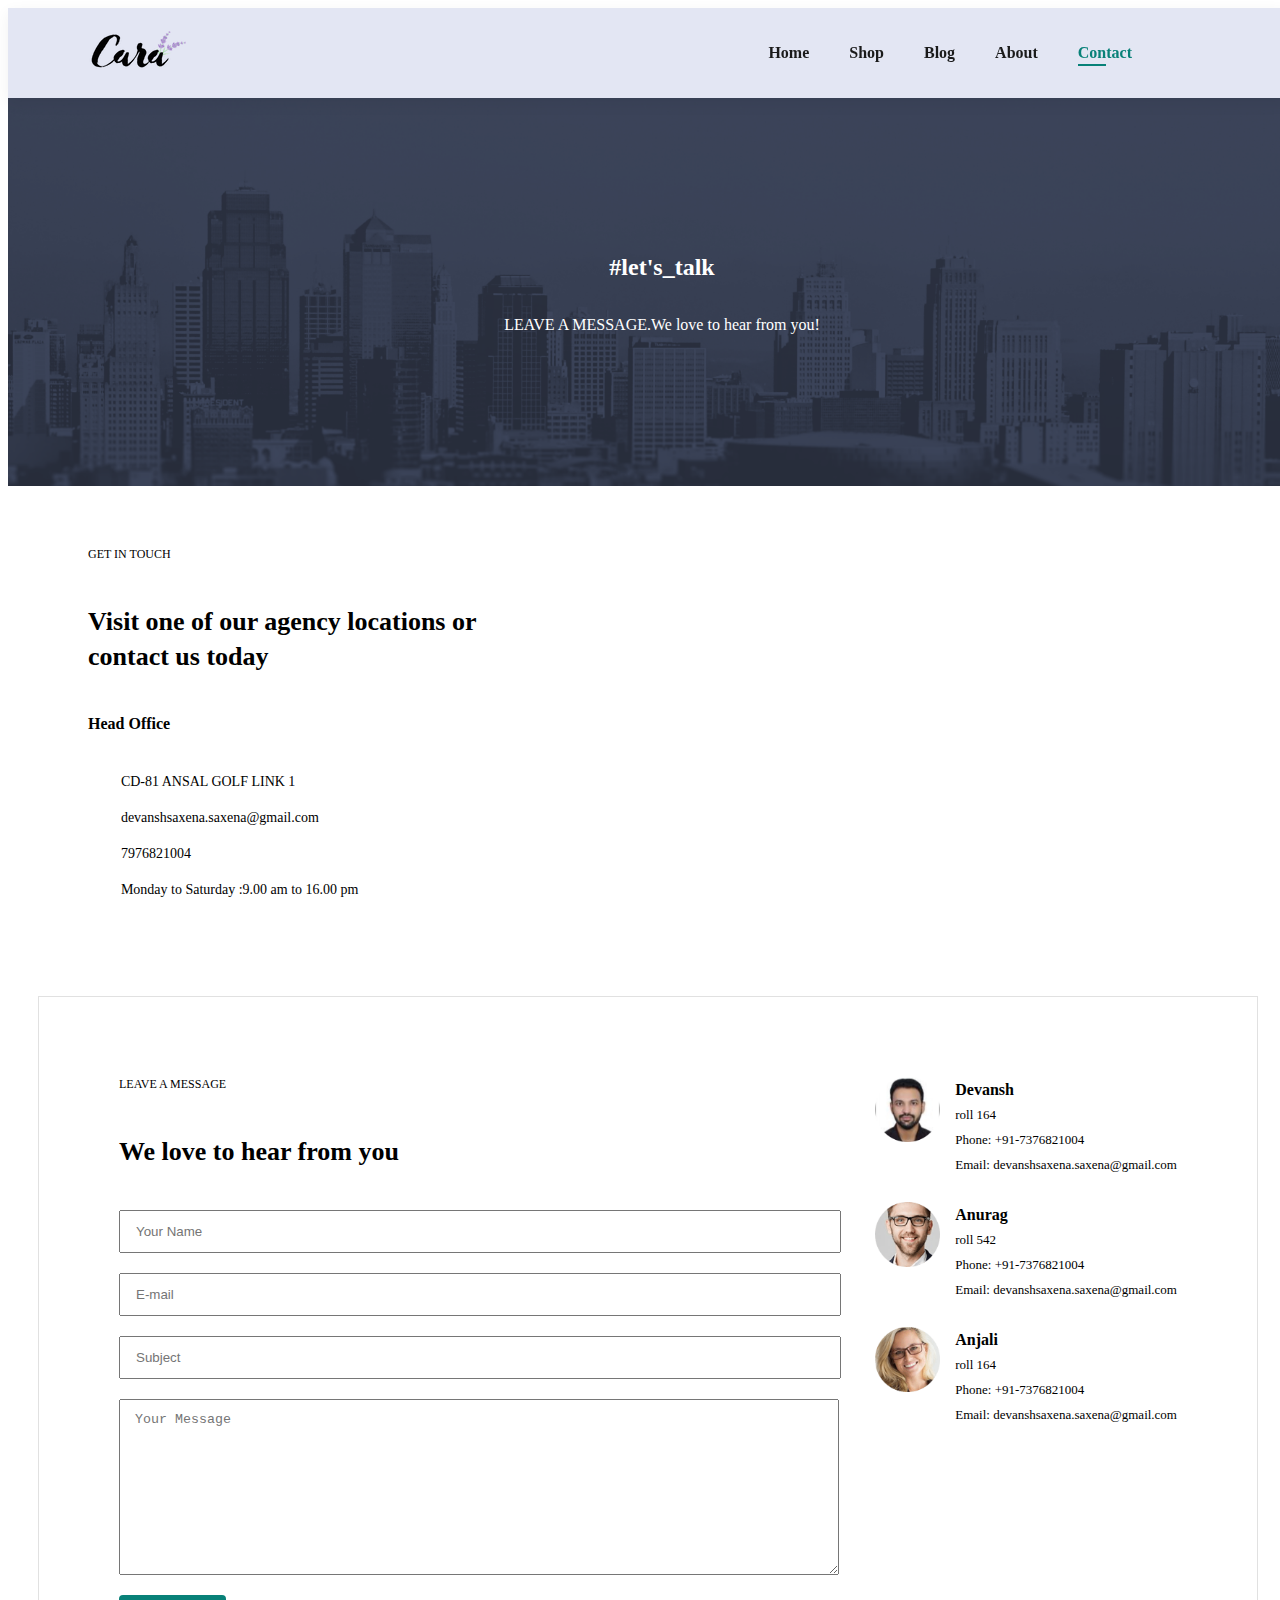
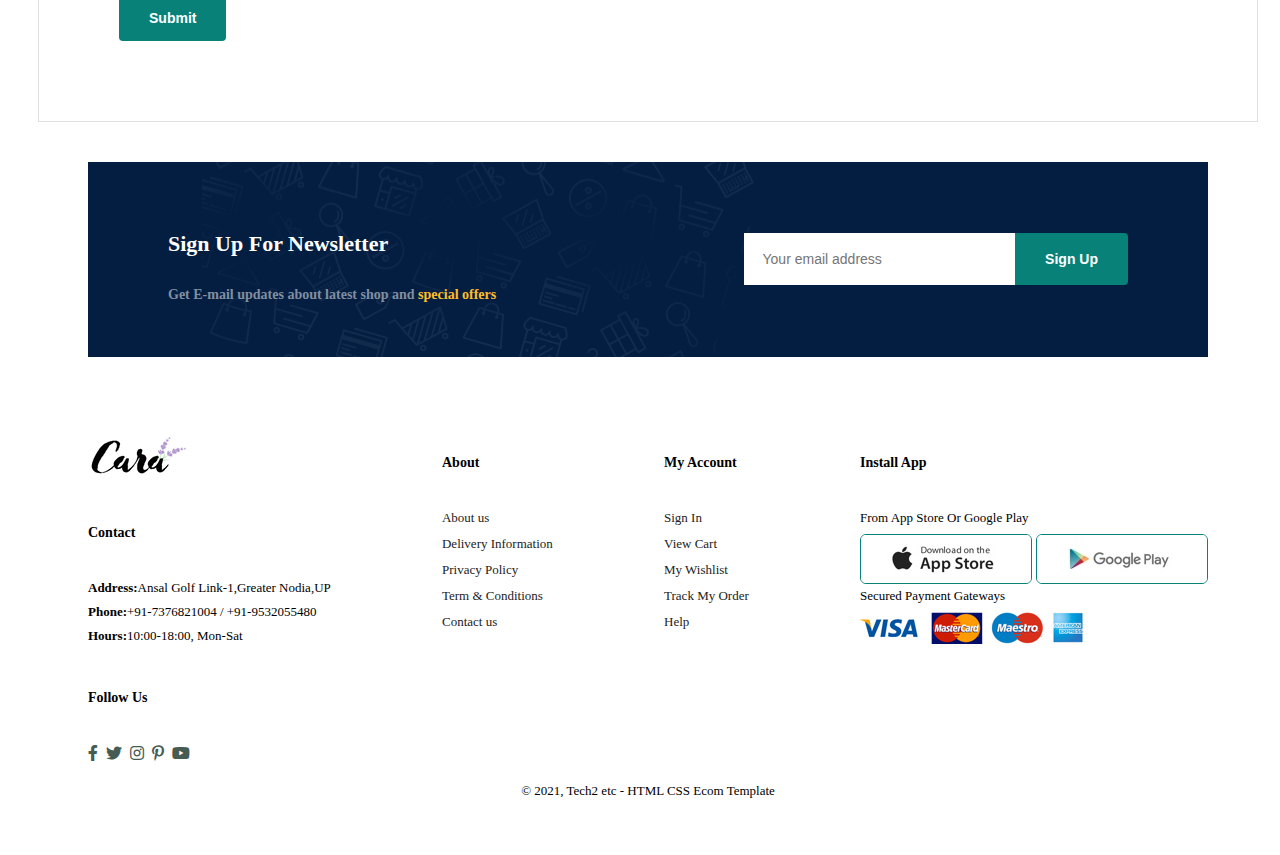
<file: contact.html>
<!DOCTYPE html>
<html lang="en">

<head>
	<meta charset="UTF-8">
	<meta http-equiv="X-UA-Compatible" content="IE=edge">
	<meta name="viewport" content="width=device-width,initial-scale=1.0">
	<title>Ecom</title>
	<link rel="stylesheet" href="https://pro.fontawesome.com/releases/v5.10.0/css/all.css">
	<link rel="stylesheet" href="style.css">
</head>
<body>
	<section id="header">
		<a href="#"><img src="img/logo.png" class="logo" alt=""></a>
		<div>
		<ul id="navbar">
			<li><a href="index.html">Home</a></li>
			<li><a href="shop.html">Shop</a></li>
			<li><a href="blog.html">Blog</a></li>
			<li><a href="about.html">About</a></li>
			<li><a class="active" href="contact.html">Contact</a></li>
			<li id="lg-bag"><a href="cart.html"><i class="far fa-shopping-bag"></i></a></li>
			<a href="#" id="close"><i class="far fa-times"></i></a>
		</ul>
		</div>
		<div id="mobile">
			
			<a href="cart.html"><i class="far fa-shopping-bag"></i></a>
			<i id="bar" class="fas fa-outdent"></i>
		</div>
	</section>
<section id="page-header" class="about-header">

<h2>#let's_talk</h2>

<p>LEAVE A MESSAGE.We love to hear from you!</p>

</section>

<section id="contact-details" class="section-p1">
	<div class="details">
		<span>GET IN TOUCH</span>
		<h2>Visit one of our agency locations or contact us today</h2>
		<h3>Head Office</h3>
		<div>
			<li>
				<i class="fal fa-map"></i>
				<p>CD-81 ANSAL GOLF LINK 1</p>
			</li>
			<li>
				<i class="fal fa-envelope"></i>
				<p>devanshsaxena.saxena@gmail.com</p>
			</li>
			<li>
				<i class="fal fa-phone-alt"></i>
				<p>7976821004</p>
			</li>
			<li>
				<i class="fal fa-clock"></i>
				<p>Monday to Saturday :9.00 am to 16.00 pm</p>
			</li>
		</div>
	</div>

	<div class="map">
		<iframe src="https://www.google.com/maps/embed?pb=!1m18!1m12!1m3!1d14031.153887969898!2d77.49805858248358!3d28.45579222117211!2m3!1f0!2f0!3f0!3m2!1i1024!2i768!4f13.1!3m3!1m2!1s0x390cc1d028ac28d7%3A0x3d3cdb796cf75958!2sAnsal%20Golf%20Links%201%2C%20Greater%20Noida%2C%20Uttar%20Pradesh%20201310!5e0!3m2!1sen!2sin!4v1677669487570!5m2!1sen!2sin" width="600" height="450" style="border:0;" allowfullscreen="" loading="lazy" referrerpolicy="no-referrer-when-downgrade"></iframe>
	</div>
</section>

<section id="form-details">
	<form action="">
		<span>LEAVE A MESSAGE</span>
		<h2>We love to hear from you</h2>
		<input type="text" placeholder="Your Name">
		<input type="text" placeholder="E-mail">
		<input type="text" placeholder="Subject">
		<textarea name="" id="" cols="30" rows="10" placeholder="Your Message"></textarea>
		<button class="normal">Submit</button>
	</form>

	<div class="people">
		<div>
			<img src="img/people/7.png" alt="">
			<p><span>Devansh</span> roll 164<br>Phone: +91-7376821004<br>Email: devanshsaxena.saxena@gmail.com</p>
		</div>
		<div>
			<img src="img/people/2.png" alt="">
			<p><span>Anurag</span> roll 542<br>Phone: +91-7376821004<br>Email: devanshsaxena.saxena@gmail.com</p>
		</div>
		<div>
			<img src="img/people/3.png" alt="">
			<p><span>Anjali</span> roll 164<br>Phone: +91-7376821004<br>Email: devanshsaxena.saxena@gmail.com</p>
		</div>
	</div>
</section>

<section id="newsletter" class="section-p1 section-m1">
	<div class="newstext">
		<h4>Sign Up For Newsletter</h4>
		<p>Get E-mail updates about latest shop and  <span>special offers</span></p>
	</div>
	<div class="form">
		<input type="text" placeholder="Your email address">
		<button class="normal">Sign Up</button>
	</div>
</section>
<section>
	<footer class="section-p1">
		<div class="col">
			<img  class="logo" src="img/logo.png" alt="">
			<h4>Contact</h4>
			<p> <strong>Address:</strong>Ansal Golf Link-1,Greater Nodia,UP</p>
			<p> <strong>Phone:</strong>+91-7376821004 / +91-9532055480</p>
			<p> <strong>Hours:</strong>10:00-18:00, Mon-Sat</p>
			<div class="follow">
				<h4>Follow Us</h4>
				<div class="icon">
					<i class="fab fa-facebook-f"></i>
					<i class="fab fa-twitter"></i>
					<i class="fab fa-instagram"></i>
					<i class="fab fa-pinterest-p"></i>
					<i class="fab fa-youtube"></i>
				</div>
			</div>
		</div>

		<div class="col">
			<h4>About</h4>
			<a href="#">About us</a>
			<a href="#">Delivery Information</a>
			<a href="#">Privacy Policy</a>
			<a href="#">Term & Conditions</a>
			<a href="#">Contact us</a>
		</div>

		<div class="col">
			<h4>My Account</h4>
			<a href="#">Sign In</a>
			<a href="#">View Cart</a>
			<a href="#">My Wishlist</a>
			<a href="#">Track My Order</a>
			<a href="#">Help</a>
		</div>

		<div class="col install">
			<h4>Install App</h4>
			<p>From App Store Or Google Play</p>
				<div class="row">
					<img src="img/pay/app.jpg" alt="">
					<img src="img/pay/play.jpg" alt="">
				</div>
					<p>Secured Payment Gateways</p>
					<img src="img/pay/pay.png" alt="">
		</div>

		<div class="copyright">
		<p>© 2021, Tech2 etc - HTML CSS Ecom Template</p>
		</div>
	</footer>
</section>
	<script src="script.js"></script>
</body>
</html>
</file>
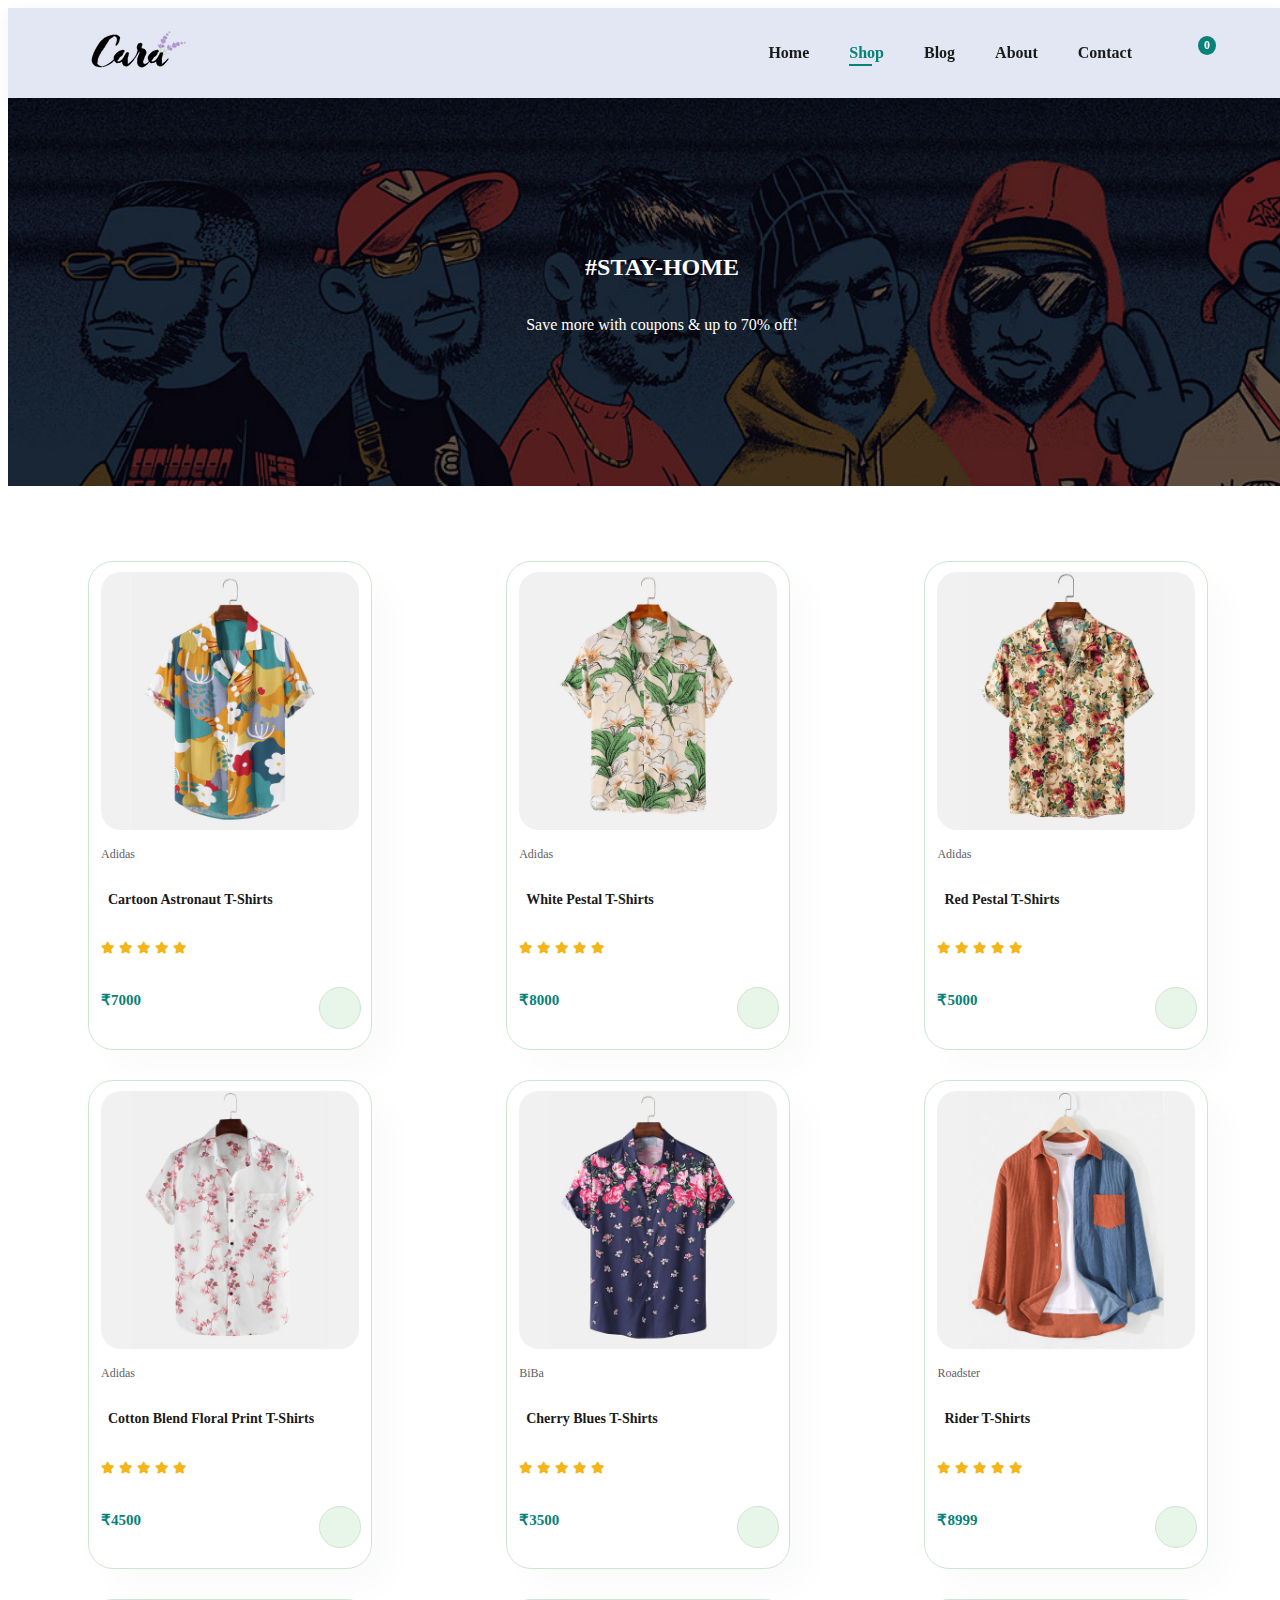
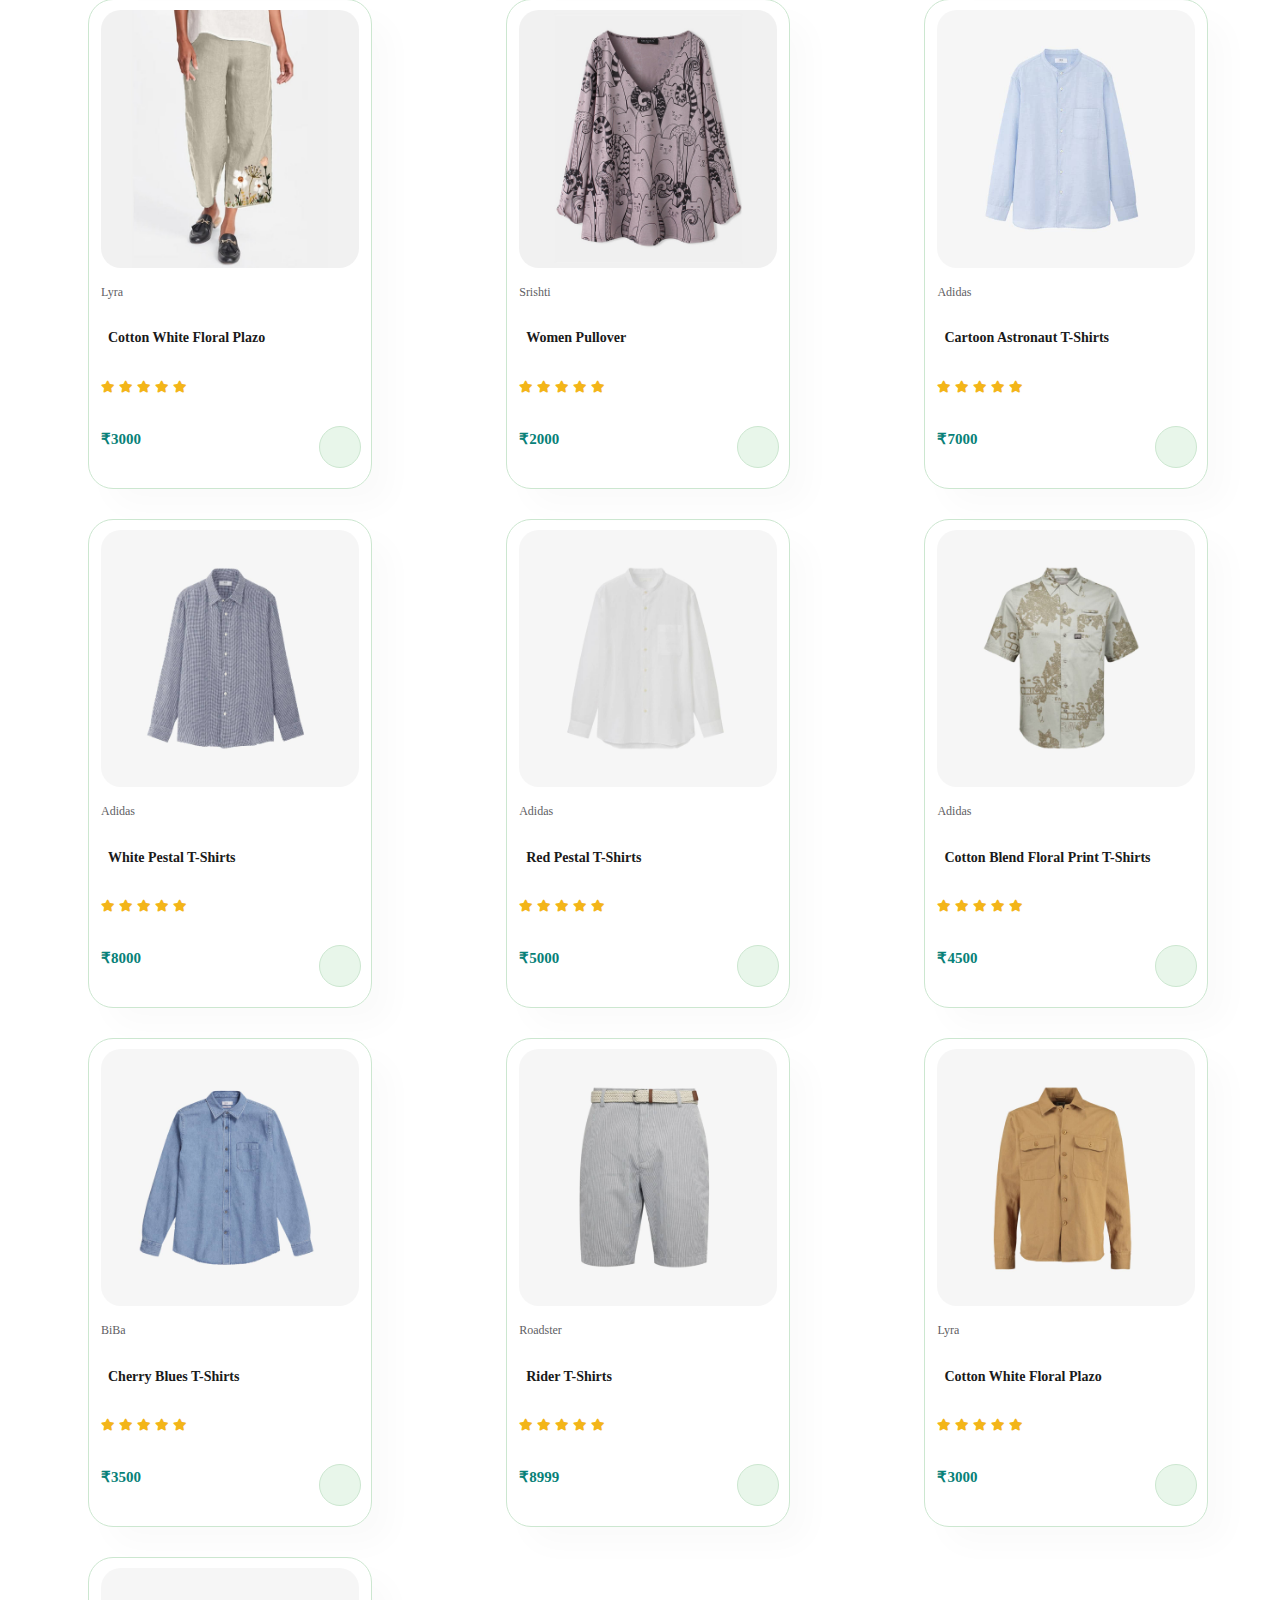
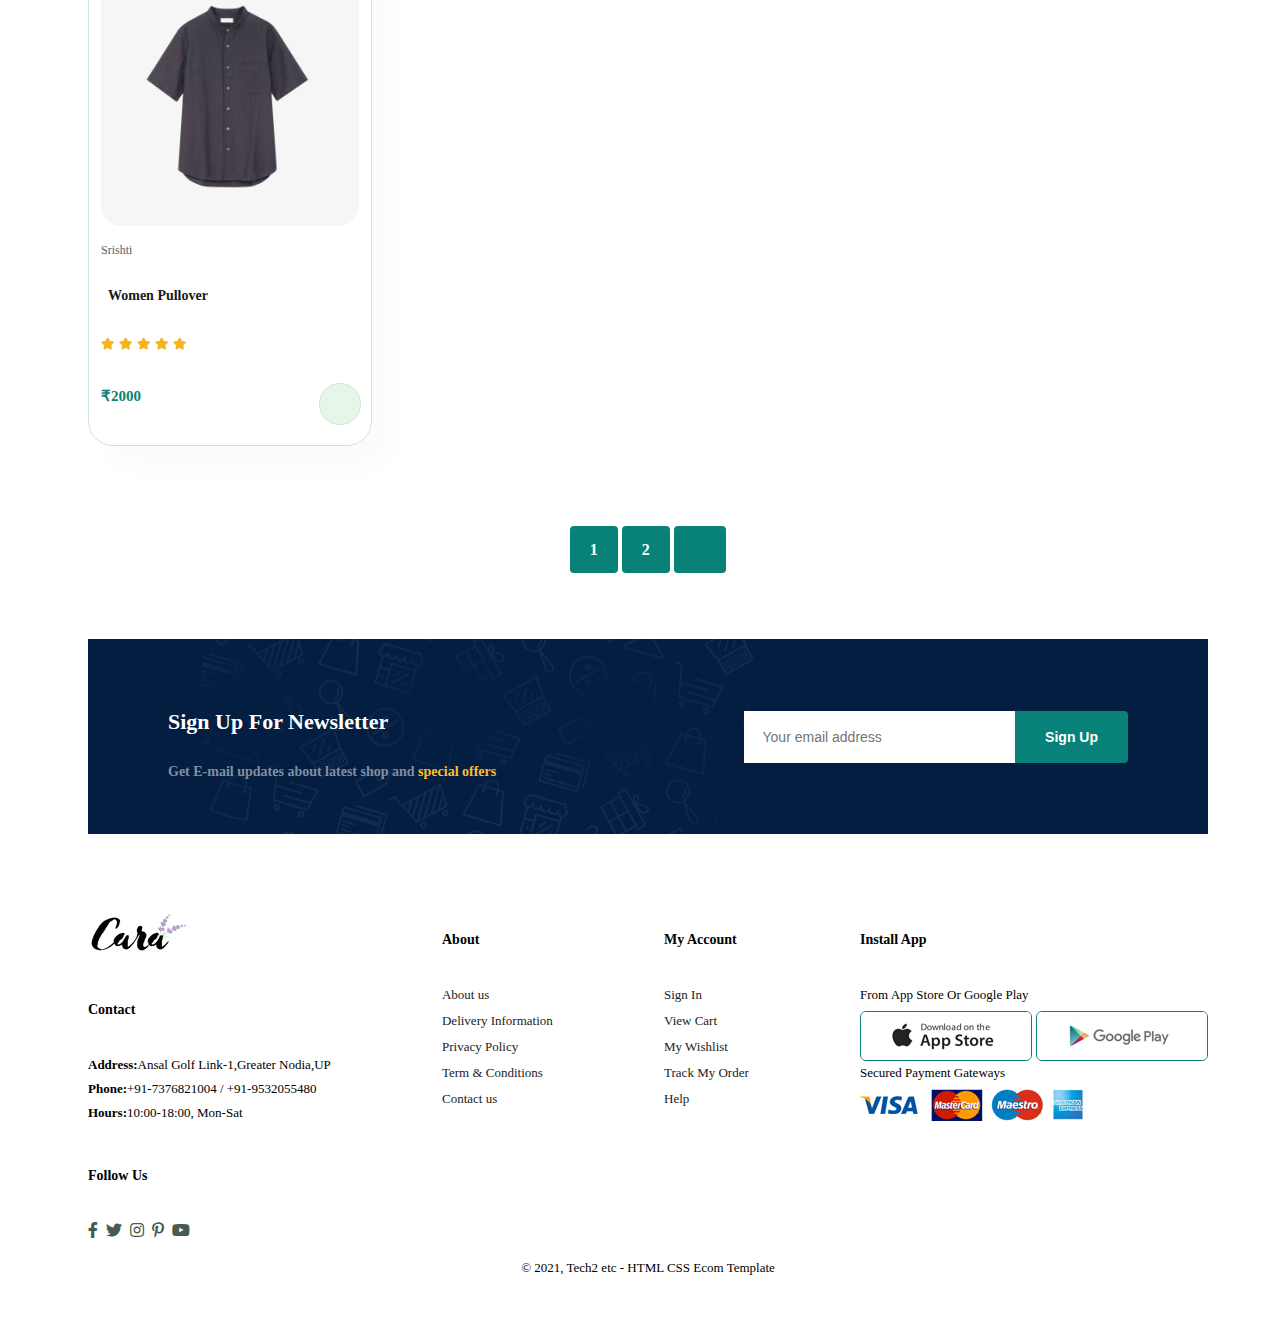
<file: shop.html>
<!DOCTYPE html>
<html lang="en">

<head>
	<meta charset="UTF-8">
	<meta http-equiv="X-UA-Compatible" content="IE=edge">
	<meta name="viewport" content="width=device-width,initial-scale=1.0">
	<title>Ecom</title>
	<link rel="stylesheet" href="https://pro.fontawesome.com/releases/v5.10.0/css/all.css">
	<link rel="stylesheet" href="style.css">
</head>
<body>
	<section id="header">
		<a href="#"><img src="img/logo.png" class="logo" alt=""></a>
		<div>
		<ul id="navbar">
			<li><a href="index.html">Home</a></li>
			<li><a  class="active" href="shop.html">Shop</a></li>
			<li><a href="blog.html">Blog</a></li>
			<li><a href="about.html">About</a></li>
			<li><a href="contact.html">Contact</a></li>
			
			<a href="#" id="close"><i class="far fa-times"></i></a>
			<li id="lg-bag">
				<a href="cart.html">
					<i class="far fa-shopping-bag"></i>
					<span class="cart-count">0</span>
				</a>
			</li>
		</ul>
		</div>
		<div id="mobile">
			
			<a href="cart.html"><i class="far fa-shopping-bag"></i></a>
			<i id="bar" class="fas fa-outdent"></i>
		</div>
	</section>
<section id="page-header">

<h2>#STAY-HOME</h2>

<p>Save more with coupons & up to 70% off!</p>

</section>

<section id="product1" class="section-p1">

<div class="pro-container">
	<div class="pro" onclick="window.location.href='sproduct.html';">
		<img src="img/products/f1.jpg" alt="">
		<div class="des">
			<span>Adidas</span>
			<h5>Cartoon Astronaut T-Shirts</h5>
			<div class="star">
				<i class="fas fa-star"></i>
				<i class="fas fa-star"></i>
				<i class="fas fa-star"></i>
				<i class="fas fa-star"></i>
				<i class="fas fa-star"></i>
			</div>
			<h4>₹7000</h4>
		</div>
		<a href="#"><i class="fal fa-shopping-cart cart"></i></a>
	</div>
	<div class="pro">
		<img src="img/products/f2.jpg" alt="">
		<div class="des">
			<span>Adidas</span>
			<h5>White Pestal T-Shirts</h5>
			<div class="star">
				<i class="fas fa-star"></i>
				<i class="fas fa-star"></i>
				<i class="fas fa-star"></i>
				<i class="fas fa-star"></i>
				<i class="fas fa-star"></i>
			</div>
			<h4>₹8000</h4>
		</div>
		<a href="#"><i class="fal fa-shopping-cart cart"></i></a>
	</div>
	<div class="pro">
		<img src="img/products/f3.jpg" alt="">
		<div class="des">
			<span>Adidas</span>
			<h5>Red Pestal T-Shirts</h5>
			<div class="star">
				<i class="fas fa-star"></i>
				<i class="fas fa-star"></i>
				<i class="fas fa-star"></i>
				<i class="fas fa-star"></i>
				<i class="fas fa-star"></i>
			</div>
			<h4>₹5000</h4>
		</div>
		<a href="#"><i class="fal fa-shopping-cart cart"></i></a>
	</div>
	<div class="pro">
		<img src="img/products/f4.jpg" alt="">
		<div class="des">
			<span>Adidas</span>
			<h5>Cotton Blend Floral Print T-Shirts</h5>
			<div class="star">
				<i class="fas fa-star"></i>
				<i class="fas fa-star"></i>
				<i class="fas fa-star"></i>
				<i class="fas fa-star"></i>
				<i class="fas fa-star"></i>
			</div>
			<h4>₹4500</h4>
		</div>
		<a href="#"><i class="fal fa-shopping-cart cart"></i></a>
	</div>
	<div class="pro">
		<img src="img/products/f5.jpg" alt="">
		<div class="des">
			<span>BiBa</span>
			<h5>Cherry Blues T-Shirts</h5>
			<div class="star">
				<i class="fas fa-star"></i>
				<i class="fas fa-star"></i>
				<i class="fas fa-star"></i>
				<i class="fas fa-star"></i>
				<i class="fas fa-star"></i>
			</div>
			<h4>₹3500</h4>
		</div>
		<a href="#"><i class="fal fa-shopping-cart cart"></i></a>
	</div>
	<div class="pro">
		<img src="img/products/f6.jpg" alt="">
		<div class="des">
			<span>Roadster</span>
			<h5>Rider T-Shirts</h5>
			<div class="star">
				<i class="fas fa-star"></i>
				<i class="fas fa-star"></i>
				<i class="fas fa-star"></i>
				<i class="fas fa-star"></i>
				<i class="fas fa-star"></i>
			</div>
			<h4>₹8999</h4>
		</div>
		<a href="#"><i class="fal fa-shopping-cart cart"></i></a>
	</div>
	<div class="pro">
		<img src="img/products/f7.jpg" alt="">
		<div class="des">
			<span>Lyra</span>
			<h5>Cotton White Floral Plazo</h5>
			<div class="star">
				<i class="fas fa-star"></i>
				<i class="fas fa-star"></i>
				<i class="fas fa-star"></i>
				<i class="fas fa-star"></i>
				<i class="fas fa-star"></i>
			</div>
			<h4>₹3000</h4>
		</div>
		<a href="#"><i class="fal fa-shopping-cart cart"></i></a>
	</div>
	<div class="pro">
		<img src="img/products/f8.jpg" alt="">
		<div class="des">
			<span>Srishti</span>
			<h5>Women Pullover</h5>
			<div class="star">
				<i class="fas fa-star"></i>
				<i class="fas fa-star"></i>
				<i class="fas fa-star"></i>
				<i class="fas fa-star"></i>
				<i class="fas fa-star"></i>
			</div>
			<h4>₹2000</h4>
		</div>
		<a href="#"><i class="fal fa-shopping-cart cart"></i></a>
	</div>

	<div class="pro">
			<img src="img/products/n1.jpg" alt="">
			<div class="des">
				<span>Adidas</span>
				<h5>Cartoon Astronaut T-Shirts</h5>
				<div class="star">
					<i class="fas fa-star"></i>
					<i class="fas fa-star"></i>
					<i class="fas fa-star"></i>
					<i class="fas fa-star"></i>
					<i class="fas fa-star"></i>
				</div>
				<h4>₹7000</h4>
			</div>
			<a href="#"><i class="fal fa-shopping-cart cart"></i></a>
		</div>
		<div class="pro">
			<img src="img/products/n2.jpg" alt="">
			<div class="des">
				<span>Adidas</span>
				<h5>White Pestal T-Shirts</h5>
				<div class="star">
					<i class="fas fa-star"></i>
					<i class="fas fa-star"></i>
					<i class="fas fa-star"></i>
					<i class="fas fa-star"></i>
					<i class="fas fa-star"></i>
				</div>
				<h4>₹8000</h4>
			</div>
			<a href="#"><i class="fal fa-shopping-cart cart"></i></a>
		</div>
		<div class="pro">
			<img src="img/products/n3.jpg" alt="">
			<div class="des">
				<span>Adidas</span>
				<h5>Red Pestal T-Shirts</h5>
				<div class="star">
					<i class="fas fa-star"></i>
					<i class="fas fa-star"></i>
					<i class="fas fa-star"></i>
					<i class="fas fa-star"></i>
					<i class="fas fa-star"></i>
				</div>
				<h4>₹5000</h4>
			</div>
			<a href="#"><i class="fal fa-shopping-cart cart"></i></a>
		</div>
		<div class="pro">
			<img src="img/products/n4.jpg" alt="">
			<div class="des">
				<span>Adidas</span>
				<h5>Cotton Blend Floral Print T-Shirts</h5>
				<div class="star">
					<i class="fas fa-star"></i>
					<i class="fas fa-star"></i>
					<i class="fas fa-star"></i>
					<i class="fas fa-star"></i>
					<i class="fas fa-star"></i>
				</div>
				<h4>₹4500</h4>
			</div>
			<a href="#"><i class="fal fa-shopping-cart cart"></i></a>
		</div>
		<div class="pro">
			<img src="img/products/n5.jpg" alt="">
			<div class="des">
				<span>BiBa</span>
				<h5>Cherry Blues T-Shirts</h5>
				<div class="star">
					<i class="fas fa-star"></i>
					<i class="fas fa-star"></i>
					<i class="fas fa-star"></i>
					<i class="fas fa-star"></i>
					<i class="fas fa-star"></i>
				</div>
				<h4>₹3500</h4>
			</div>
			<a href="#"><i class="fal fa-shopping-cart cart"></i></a>
		</div>
		<div class="pro">
			<img src="img/products/n6.jpg" alt="">
			<div class="des">
				<span>Roadster</span>
				<h5>Rider T-Shirts</h5>
				<div class="star">
					<i class="fas fa-star"></i>
					<i class="fas fa-star"></i>
					<i class="fas fa-star"></i>
					<i class="fas fa-star"></i>
					<i class="fas fa-star"></i>
				</div>
				<h4>₹8999</h4>
			</div>
			<a href="#"><i class="fal fa-shopping-cart cart"></i></a>
		</div>
		<div class="pro">
			<img src="img/products/n7.jpg" alt="">
			<div class="des">
				<span>Lyra</span>
				<h5>Cotton White Floral Plazo</h5>
				<div class="star">
					<i class="fas fa-star"></i>
					<i class="fas fa-star"></i>
					<i class="fas fa-star"></i>
					<i class="fas fa-star"></i>
					<i class="fas fa-star"></i>
				</div>
				<h4>₹3000</h4>
			</div>
			<a href="#"><i class="fal fa-shopping-cart cart"></i></a>
		</div>
		<div class="pro">
			<img src="img/products/n8.jpg" alt="">
			<div class="des">
				<span>Srishti</span>
				<h5>Women Pullover</h5>
				<div class="star">
					<i class="fas fa-star"></i>
					<i class="fas fa-star"></i>
					<i class="fas fa-star"></i>
					<i class="fas fa-star"></i>
					<i class="fas fa-star"></i>
				</div>
				<h4>₹2000</h4>
			</div>
			<a href="#"><i class="fal fa-shopping-cart cart"></i></a>
		</div>
	</div>
</section>

<section id="pagination" class="section-p1">
<a href="#">1</a>
<a href="#">2</a>
<a href="#"><i class="fal fa-long-arrow-alt-right"></i></a>
</section>

<section id="newsletter" class="section-p1 section-m1">
	<div class="newstext">
		<h4>Sign Up For Newsletter</h4>
		<p>Get E-mail updates about latest shop and  <span>special offers</span></p>
	</div>
	<div class="form">
		<input type="text" placeholder="Your email address">
		<button class="normal">Sign Up</button>
	</div>
</section>
<section>
	<footer class="section-p1">
		<div class="col">
			<img  class="logo" src="img/logo.png" alt="">
			<h4>Contact</h4>
			<p> <strong>Address:</strong>Ansal Golf Link-1,Greater Nodia,UP</p>
			<p> <strong>Phone:</strong>+91-7376821004 / +91-9532055480</p>
			<p> <strong>Hours:</strong>10:00-18:00, Mon-Sat</p>
			<div class="follow">
				<h4>Follow Us</h4>
				<div class="icon">
					<i class="fab fa-facebook-f"></i>
					<i class="fab fa-twitter"></i>
					<i class="fab fa-instagram"></i>
					<i class="fab fa-pinterest-p"></i>
					<i class="fab fa-youtube"></i>
				</div>
			</div>
		</div>

		<div class="col">
			<h4>About</h4>
			<a href="#">About us</a>
			<a href="#">Delivery Information</a>
			<a href="#">Privacy Policy</a>
			<a href="#">Term & Conditions</a>
			<a href="#">Contact us</a>
		</div>

		<div class="col">
			<h4>My Account</h4>
			<a href="#">Sign In</a>
			<a href="#">View Cart</a>
			<a href="#">My Wishlist</a>
			<a href="#">Track My Order</a>
			<a href="#">Help</a>
		</div>

		<div class="col install">
			<h4>Install App</h4>
			<p>From App Store Or Google Play</p>
				<div class="row">
					<img src="img/pay/app.jpg" alt="">
					<img src="img/pay/play.jpg" alt="">
				</div>
					<p>Secured Payment Gateways</p>
					<img src="img/pay/pay.png" alt="">
		</div>

		<div class="copyright">
		<p>© 2021, Tech2 etc - HTML CSS Ecom Template</p>
		</div>
	</footer>
</section>
	<script src="script.js"></script>
</body>
</html>
</file>
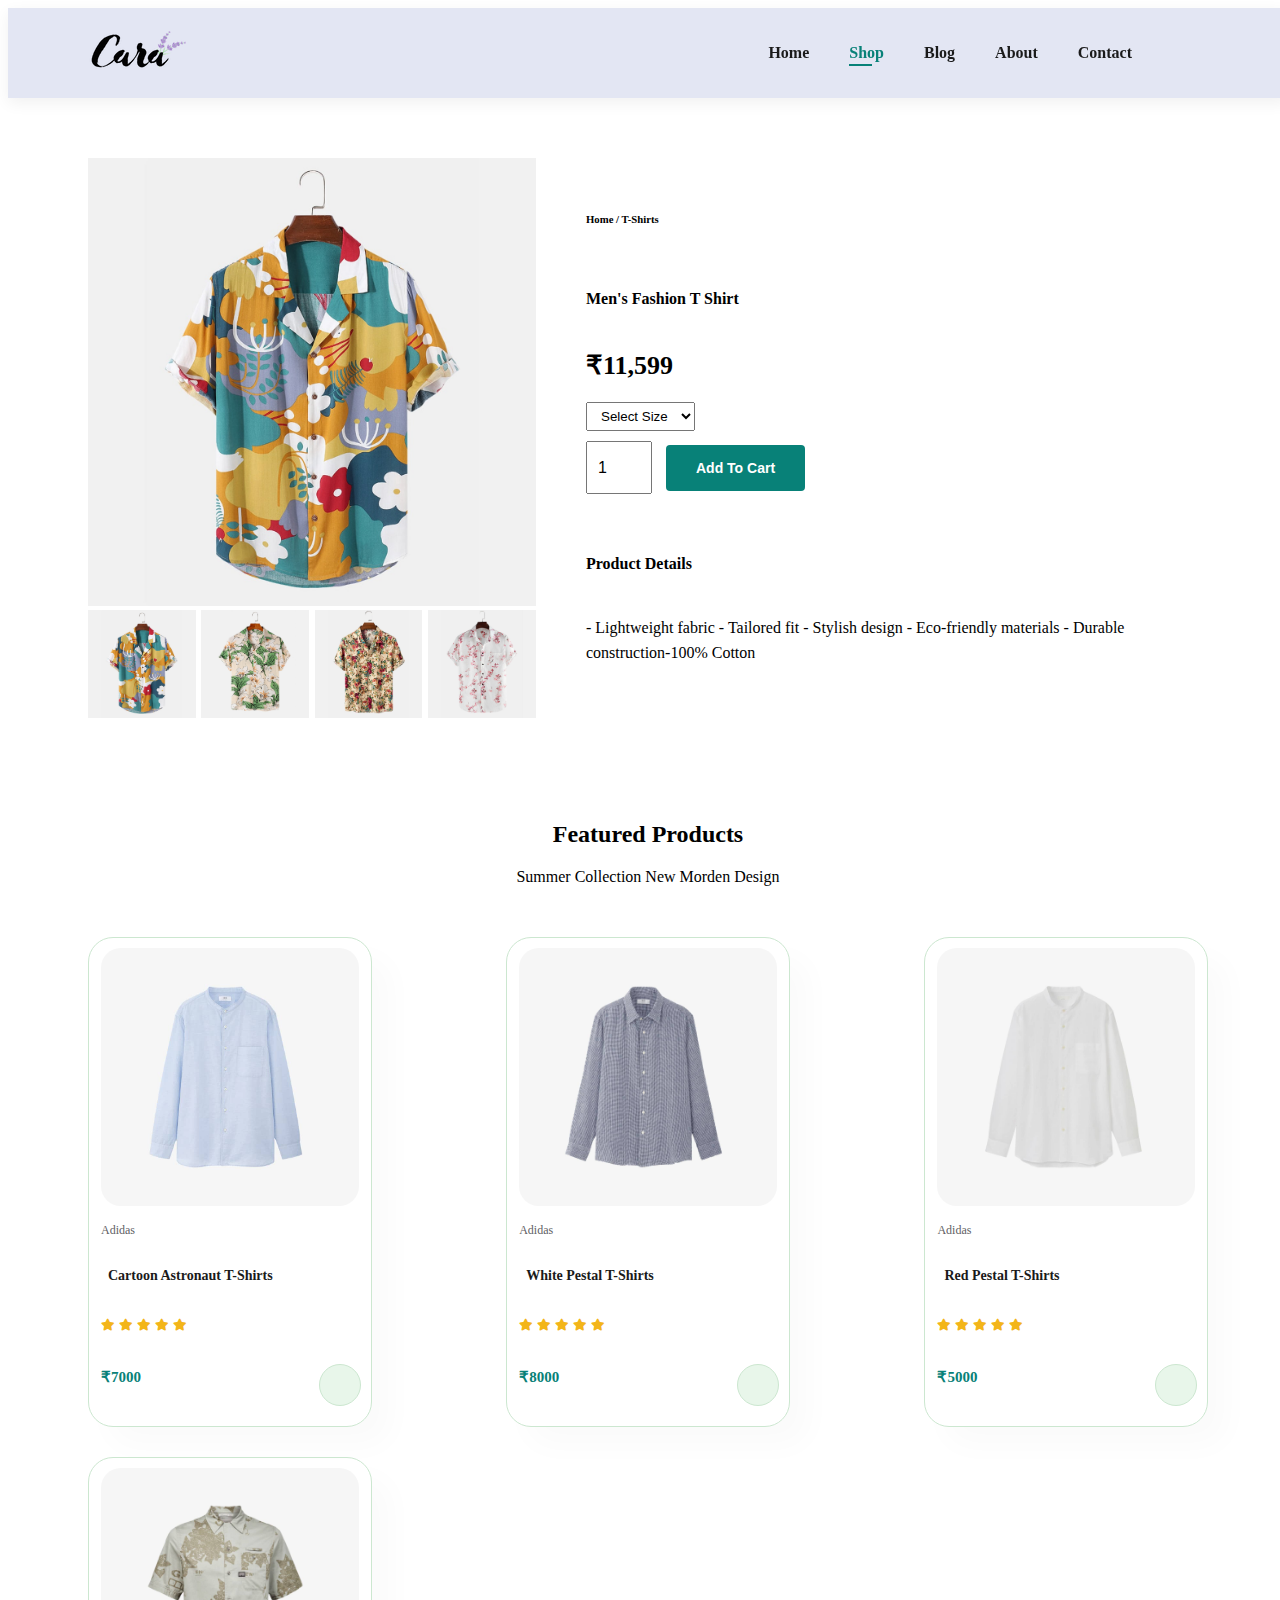
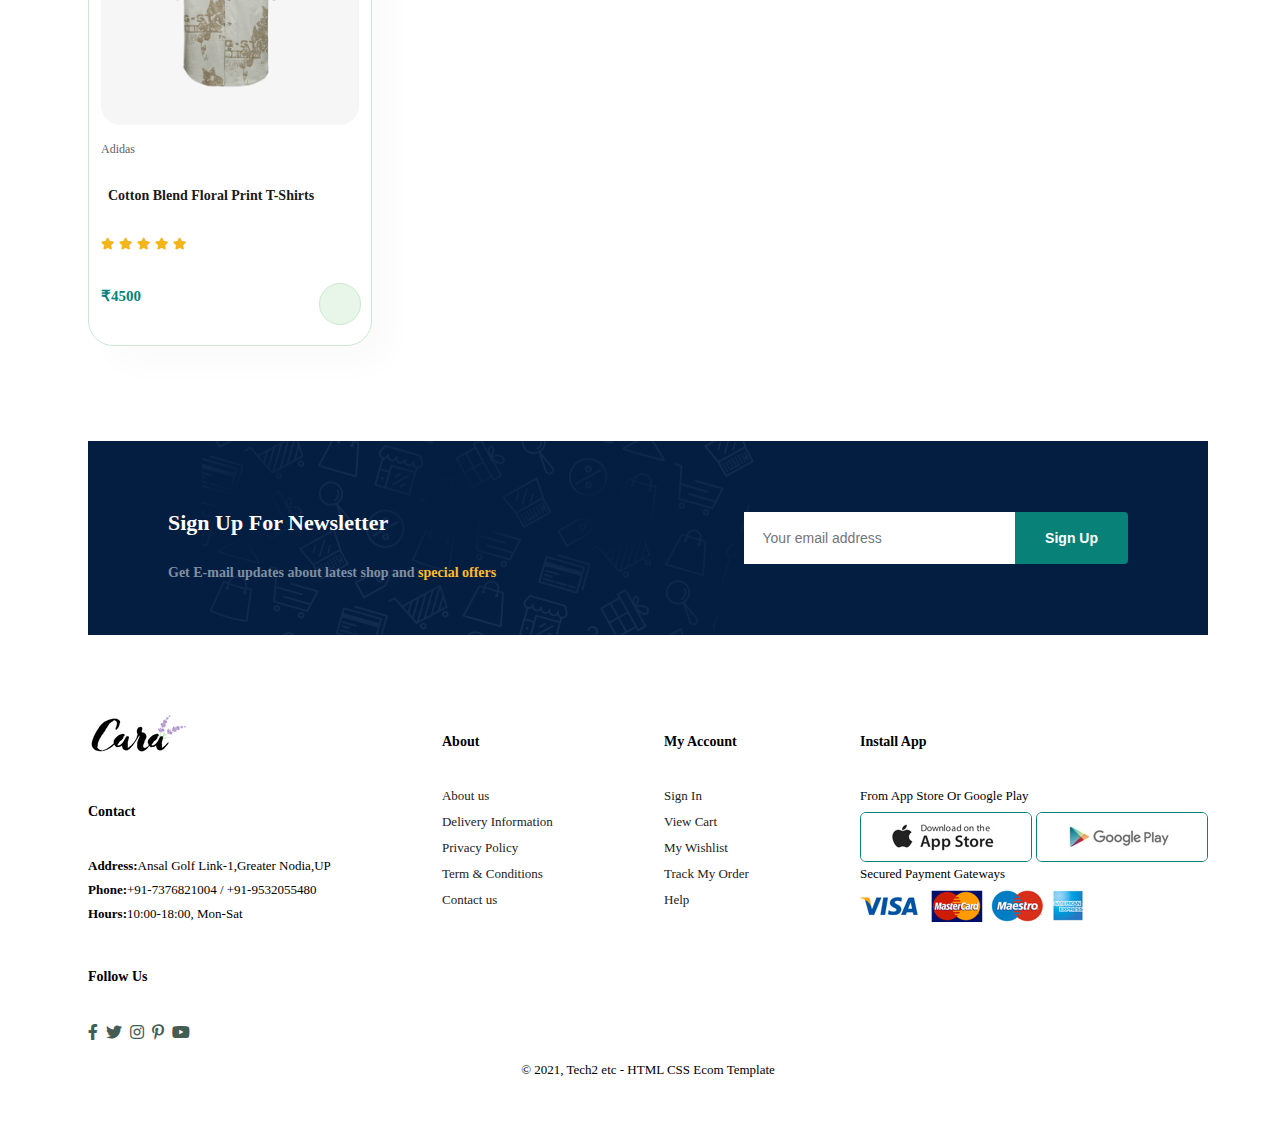
<file: sproduct.html>
<!DOCTYPE html>
<html lang="en">

<head>
	<meta charset="UTF-8">
	<meta http-equiv="X-UA-Compatible" content="IE=edge">
	<meta name="viewport" content="width=device-width,initial-scale=1.0">
	<title>Ecom</title>
	<link rel="stylesheet" href="https://pro.fontawesome.com/releases/v5.10.0/css/all.css">
	<link rel="stylesheet" href="style.css">
</head>
<body>
	<section id="header">
		<a href="#"><img src="img/logo.png" class="logo" alt=""></a>
		<div>
		<ul id="navbar">
			<li><a href="index.html">Home</a></li>
			<li><a  class="active" href="shop.html">Shop</a></li>
			<li><a href="blog.html">Blog</a></li>
			<li><a href="about.html">About</a></li>
			<li><a href="contact.html">Contact</a></li>
			<li id="lg-bag"><a href="cart.html"><i class="far fa-shopping-bag"></i></a></li>
			<a href="#" id="close"><i class="far fa-times"></i></a>
		</ul>
		</div>
		<div id="mobile">
			
			<a href="cart.html"><i class="far fa-shopping-bag"></i></a>
			<i id="bar" class="fas fa-outdent"></i>
		</div>
	</section>

    <section id="prodetails" class="section-p1">
        <div class="single-pro-image">
            <img src="img/products/f1.jpg" width="100%" id="MainImg" alt="">
            
            <div class="small-img-group">
                <div class="small-img-col">
                    <img src="img/products/f1.jpg" width="100%" class="small-img" alt="">
                </div>
                <div class="small-img-col">
                    <img src="img/products/f2.jpg" width="100%" class="small-img" alt="">
                </div>
                <div class="small-img-col">
                    <img src="img/products/f3.jpg" width="100%" class="small-img" alt="">
                </div>
                <div class="small-img-col">
                    <img src="img/products/f4.jpg" width="100%" class="small-img" alt="">
                </div>
            </div>
        
        </div>
        <div class="ssingle-pro-details">
            <h6>Home / T-Shirts</h6>
            <h4>Men's Fashion T Shirt</h4>
            <h2>₹11,599</h2>
            <select>
                <option>Select Size</option>
                <option>XL</option>
                <option>XXL</option>
                <option>LARGE</option>
                <option>SMALL</option>    
            </select>
            <input type="number" value="1">
            <button id="addToCart"class="normal">Add To Cart</button>
            <h4>Product Details</h4>
            <span>- Lightweight fabric
                - Tailored fit 
                - Stylish design 
                - Eco-friendly materials 
                - Durable construction-100% Cotton</span>
        </div>
    </section>
    <section id="product1" class="section-p1">
        <h2>Featured Products</h2>
        <p>Summer Collection New Morden Design</p>
        <div class="pro-container">
            <div class="pro">
                <img src="img/products/n1.jpg" alt="">
                <div class="des">
                    <span>Adidas</span>
                    <h5>Cartoon Astronaut T-Shirts</h5>
                    <div class="star">
                        <i class="fas fa-star"></i>
                        <i class="fas fa-star"></i>
                        <i class="fas fa-star"></i>
                        <i class="fas fa-star"></i>
                        <i class="fas fa-star"></i>
                    </div>
                    <h4>₹7000</h4>
                </div>
                <a href="#"><i class="fal fa-shopping-cart cart"></i></a>
            </div>
            <div class="pro">
                <img src="img/products/n2.jpg" alt="">
                <div class="des">
                    <span>Adidas</span>
                    <h5>White Pestal T-Shirts</h5>
                    <div class="star">
                        <i class="fas fa-star"></i>
                        <i class="fas fa-star"></i>
                        <i class="fas fa-star"></i>
                        <i class="fas fa-star"></i>
                        <i class="fas fa-star"></i>
                    </div>
                    <h4>₹8000</h4>
                </div>
                <a href="#"><i class="fal fa-shopping-cart cart"></i></a>
            </div>
            <div class="pro">
                <img src="img/products/n3.jpg" alt="">
                <div class="des">
                    <span>Adidas</span>
                    <h5>Red Pestal T-Shirts</h5>
                    <div class="star">
                        <i class="fas fa-star"></i>
                        <i class="fas fa-star"></i>
                        <i class="fas fa-star"></i>
                        <i class="fas fa-star"></i>
                        <i class="fas fa-star"></i>
                    </div>
                    <h4>₹5000</h4>
                </div>
                <a href="#"><i class="fal fa-shopping-cart cart"></i></a>
            </div>
            <div class="pro">
                <img src="img/products/n4.jpg" alt="">
                <div class="des">
                    <span>Adidas</span>
                    <h5>Cotton Blend Floral Print T-Shirts</h5>
                    <div class="star">
                        <i class="fas fa-star"></i>
                        <i class="fas fa-star"></i>
                        <i class="fas fa-star"></i>
                        <i class="fas fa-star"></i>
                        <i class="fas fa-star"></i>
                    </div>
                    <h4>₹4500</h4>
                </div>
                <a href="#"><i class="fal fa-shopping-cart cart"></i></a>
            </div>

        </div>
    </section>

<section id="newsletter" class="section-p1 section-m1">
	<div class="newstext">
		<h4>Sign Up For Newsletter</h4>
		<p>Get E-mail updates about latest shop and  <span>special offers</span></p>
	</div>
	<div class="form">
		<input type="text" placeholder="Your email address">
		<button class="normal">Sign Up</button>
	</div>
</section>

	<footer class="section-p1">
		<div class="col">
			<img  class="logo" src="img/logo.png" alt="">
			<h4>Contact</h4>
			<p> <strong>Address:</strong>Ansal Golf Link-1,Greater Nodia,UP</p>
			<p> <strong>Phone:</strong>+91-7376821004 / +91-9532055480</p>
			<p> <strong>Hours:</strong>10:00-18:00, Mon-Sat</p>
			<div class="follow">
				<h4>Follow Us</h4>
				<div class="icon">
					<i class="fab fa-facebook-f"></i>
					<i class="fab fa-twitter"></i>
					<i class="fab fa-instagram"></i>
					<i class="fab fa-pinterest-p"></i>
					<i class="fab fa-youtube"></i>
				</div>
			</div>
		</div>

		<div class="col">
			<h4>About</h4>
			<a href="#">About us</a>
			<a href="#">Delivery Information</a>
			<a href="#">Privacy Policy</a>
			<a href="#">Term & Conditions</a>
			<a href="#">Contact us</a>
		</div>

		<div class="col">
			<h4>My Account</h4>
			<a href="#">Sign In</a>
			<a href="#">View Cart</a>
			<a href="#">My Wishlist</a>
			<a href="#">Track My Order</a>
			<a href="#">Help</a>
		</div>

		<div class="col install">
			<h4>Install App</h4>
			<p>From App Store Or Google Play</p>
				<div class="row">
					<img src="img/pay/app.jpg" alt="">
					<img src="img/pay/play.jpg" alt="">
				</div>
					<p>Secured Payment Gateways</p>
					<img src="img/pay/pay.png" alt="">
		</div>

		<div class="copyright">
		<p>© 2021, Tech2 etc - HTML CSS Ecom Template</p>
		</div>
	</footer>

    <script>
        var MainImg =document.getElementById("MainImg");
        var smalling =document.getElementsByClassName("small-img")
        
        smalling[0].onclick=function(){
            MainImg.src=smalling[0].src;
        }
        smalling[1].onclick=function(){
            MainImg.src=smalling[1].src;
        }
        smalling[2].onclick=function(){
            MainImg.src=smalling[2].src;
        }
        smalling[3].onclick=function(){
            MainImg.src=smalling[3].src;
        }
    </script>
	<script src="script.js"></script>
</body>
</html>
</file>
<file: style.css>
.section-p1{
	padding: 40px 80px;
	}
.section-m1{
	margin: 40px 80px;
}
button.normal{
	font-size: 14px;
	font-weight: 600;
	padding: 15px 30px;
	color: #000;
	background-color: #fff;
	border-radius: 4px;
	cursor: pointer;
	border: none;
	outline: none;
	transition: 0.2s;
}
button.white{
	font-size: 13px;
	font-weight: 600;
	padding: 11px 18px;
	color: #000;
	background-color: transparent;
	cursor: pointer;
	border: 1px solid #fff;
	outline: none;
	transition: 0.2s;
}
body{
	width: 100%;
}

#header{
	display: flex;
	align-items: center;
	justify-content: space-between;
	padding: 20px 80px;
	background:#E3E6F3;
	box-shadow:0 5px 15px rgba(0,0,0,0.06);
	z-index: 999;
	position: sticky;
	top:0;
	left:0;
}
#navbar{
	display: flex;
	align-items: center;
	justify-content: center;
}
#navbar li{
	list-style: none;
	padding:0 20px;
	position:relative;
}
#navbar li a{
		text-decoration:none;
		font-size:16px;
		font-weight:600;
		color:#1a1a1a;
		transition:0.3s ease;
}
#navbar li a:hover,
#navbar li a.active{
		color:#088178;
}
#navbar li a.active::after,
#navbar li a:hover::after{
	content:"";
	width:30%;
	height:2px;
	background:#088178;
	position:absolute;
	bottom: -4px;
	left:20px;
}
#mobile{
	display: none;
	align-items: center;
}
#close{
	display: none;
}
#hero{
	background-image: url("img/hero4.png");
	height:90vh;
	width:100%;
	background-size:cover;
	background-position:top 25% right 0;
	padding:0 80px;
	display:flex;
flex-direction: column;
	align-items:flex-start;
	justify-content: center;
} 
#hero h4{
padding-bottom: 15px;
}
#hero h1{
color:#088178;
}
#hero button{
background-image:url("img/button.png");
background-color: transparent;
color:#088178;
border:0;
padding: 14px 80px 14px 65px;
background-repeat:no-repeat;
cursor: pointer;
font-weight:700;
font-size: 15px;

}
#feature{
	display: flex;
	align-items: center;
	justify-content: space-between;
	flex-wrap: wrap;
}
#feature .fe-box{
	width: 180px;
	text-align: center;
  padding: 25px 15px;
  box-shadow: 20px 20px 34px rgba(0,0,0,0.03);
  border: 1px solid #cce7d0;
  border-radius: 4px;
  margin: 15px 0;
}
#feature .fe-box:hover{
	box-shadow: 10px 10px 34px rgba(0,0,0,0.01);
}
#feature .fe-box img{
	width: 100%;
	margin-bottom: 10px;
}
#feature .fe-box h6{
	display: inline-block;
	padding: 9px 8px 6px 8px;
	line-height: 1;
	border-radius: 4px;
	color: #088178;
	background-color: #fddde4;
}
#product1{
	text-align: center;
}
#product1 .pro-container{
	display: flex;
	justify-content: space-between;
	padding-top: 20px;
	flex-wrap: wrap;
}
#product1 .pro{
	width: 23%;
	min-width: 250px;
	padding: 10px 12px;
	border: 1px solid #cce7d0;	
	border-radius: 25px;
	cursor: pointer;
	box-shadow: 20px 20px 30px rgba(0,0,0,0.02);
	margin: 15px 0;
	transition: 0.2s ease;
	position: relative ;
}
#product1 .pro img{
	width: 100%;
	border-radius: 20px;
}
#product1 .pro:hover{
	box-shadow: 20px 20px 30px rgba(0,0,0,0.06);

}
#product1 .pro .des{
	text-align: start;
	padding: 10px 0;
}
#product1 .pro .des span{
	color: #606063;
	font-size: 12px;

}
#product1 .pro .des h5{
	padding: 7px;
	color: #1a1a1a;
	font-size: 14px;

}
#product1 .pro .des i{
	font-size: 12px;
	color: rgba(243,181,25);
}
#product1 .pro .des h4{
	padding-top: 15px;
	font-size: 15px;
	font-weight: 700;
	color: #088178;
}
#product1 .pro .cart{
	width: 40px;
	height: 40px;
	line-height: 40px;
	border-radius: 50px;
	background-color: #e8f6ea;
	font-weight: 500;
	color: #088178;
	border: 1px solid #cce7d0;
	position: absolute;
	bottom: 20px;
	right: 10px;
}
#banner{
	display: flex;
	flex-direction: column;
	justify-content: center;
	align-items: center;
	text-align: center;
	background-image: url("img/banner/b2.jpg");
	width: 100%;
	height: 40vh;
	background-size: cover;
	background-position: center;
	
}
#banner h4 {
	color: #fff;
	font-size: 16px;

}
#banner h2 {
	color: #fff;
	font-size: 30px;
	padding: 10px 0;
}
#banner h2 span {
	color: #ef3636;
}
#banner button:hover{
	background-color: #088178;
	color: #fff;
}
#sm-banner{
	display: flex;
	justify-content: space-between;
	flex-wrap: wrap;
}
#sm-banner .banner-box{
	display: flex;
	flex-direction: column;
	justify-content: center;
	align-items: flex-start;
	text-align: center;
	background-image: url("img/banner/b17.jpg");
	min-width: 580px;
	height: 50vh;
	background-size: cover;
	background-position: center;
	padding: 30px;
}
#sm-banner .banner-box2{
	background-image: url("img/banner/b10.jpg");
}
#sm-banner h4{
	color: #fff;
	font-size: 20px;
	font-weight: 300;
}
#sm-banner h2{
	color: #fff;
	font-size: 28px;
	font-weight: 800;
}
#sm-banner span {
	color: #fff;
	font-size: 14px;
	font-weight: 500;
	padding-bottom: 15px;
}
#sm-banner .banner-box:hover button{
	background-color: #088178;
	border: 1px solid #088178;
}
#banner3{
	display: flex;
	justify-content: space-between;
	flex-wrap: wrap;
	padding: 0 80px;
}
#banner3 .banner-box{
	display: flex;
	flex-direction: column;
	justify-content: center;
	align-items: flex-start;
	text-align: center;
	background-image: url("img/banner/b7.jpg");
	min-width: 30%;
	height: 30vh;
	background-size: cover;
	background-position: center;
	padding: 20px;
	margin-bottom: 20px;
}
#banner3 .banner-box2{
	background-image: url("img/banner/b4.jpg");
}
#banner3 .banner-box3{
	background-image: url("img/banner/b18.jpg");
}

#banner3 h2{
	color: #fff;
	font-weight: 900;
	font-size: 22px;
}
#banner3 h3{
	color: #ec544e;
	font-weight: 800;
	font-size: 15px;
}
#newsletter{
	display: flex;
	justify-content: space-between;
	flex-wrap: wrap;
	align-items: center;
	background-image: url("img/banner/b14.png");
	background-repeat: no-repeat;
	background-position: 20% 30%;
	background-color: #041e42;
}
#newsletter h4{
	font-size: 22px;
	font-weight: 700;
	color: #fff;
}
#newsletter p{
	font-size: 14px;
	font-weight: 600;
	color: #818ea0;
}
#newsletter p span{
	color: #ffbd27;
}
#newsletter .form{
	display: flex;
	width: 40%;
}
#newsletter input{
	height: 3.125rem;
	padding: 0 1.25em;
	font-size: 14px;
	width: 100%;
	border: 1px solid transparent;
	outline: none;
	border-top-right-radius: 0;
	border-bottom-right-radius: 0;
}
#newsletter button{
	background-color: #088178;
	color: #fff;
	white-space: nowrap;
	border-top-left-radius: 0;
	border-bottom-left-radius: 0;
}

footer{
	display: flex;
	flex-wrap: wrap;
	justify-content: space-between;
}
footer .col{
	display: flex;
	flex-direction: column;
	align-items: flex-start;
	margin-bottom: 20px;
}
footer .logo{
	margin-bottom: 30px;

}
footer h4{
	font-size: 14px;
	padding-bottom: 20px;
}
footer p{
	font-size: 13px;
	margin: 0 0 8px 0;
}
footer a{
	font-size: 13px;
	text-decoration: none;
	color: #222;
	margin-bottom: 10px;
}
footer .follow{
	margin-top: 20px;
}
footer .follow i{
	color: #465b52;
	padding-right: 4px;
	cursor: pointer;
}
footer .install .row img{
	border: 1px solid #088178;
	border-radius: 6px;
}
footer .install img{
	margin-top: 10px 0 15px 0;
}
footer .follow i:hover,
footer a:hover{
	color: #088178;
}
footer .copyright{
	width: 100%;
	text-align: center;
}
#page-header{
	background-image: url("img/banner/b1.jpg");
	width: 100%;
	height: 40vh;
	background-size: cover;
	display: flex;
	justify-content: center;
	text-align: center;
	flex-direction: column;
	padding: 14px;
}
#page-header h2,
#page-header p{
	color: #fff;
}
#pagination{
	text-align: center;

}
#pagination a {
	text-decoration: none;
	background-color: #088178;
	padding: 15px 20px;
	border-radius: 4px;
	color: #fff;
	font-weight: 600;
}
#pagination a i{
	font-size: 16px;
	font-weight: 600;
}
#prodetails{
	display: flex;
	margin-top: 20px;
}
#prodetails .single-pro-image{
width: 40%;
margin-right: 50px;
}
.small-img-group{
	display: flex;
	justify-content: space-between;
}
.small-img-col{
	flex-basis: 24%;
	cursor: pointer;
}
#prodetails .ssingle-pro-details{
	width: 50%;
	padding-top: 30px;
}
#prodetails .ssingle-pro-details h4{
	padding: 40px 0 20px 0;
}
#prodetails .ssingle-pro-details h2{
	font-size: 26px;
}
#prodetails .ssingle-pro-details select{
	display: block;
	padding: 5px 10px;
	margin-bottom: 10px;
}
#prodetails .ssingle-pro-details input{
	width: 50px;
	height: 47px;
	padding-left: 10px;
	font-size: 16px;
	margin-right: 10px;
}
#prodetails .ssingle-pro-details input:focus{
	outline: none;
}
#prodetails .ssingle-pro-details button{
	background-color: #088178;
	color: #fff;
}
#prodetails .ssingle-pro-details span{
	
	line-height: 25px;
}
#page-header.blog-header{
	background-image: url("img/banner/b19.jpg") ;
}
#blog{
	padding: 150px 150px 0 150px;
}
#blog .blog-box{
	display: flex;
	align-items: center;
	width: 100%;
	position: relative;
	padding-bottom: 90px;
}
#blog .blog-img{
width: 50%;
margin-right: 40px;
}

#blog img{
	width: 100%;
height: 300px;
object-fit: cover;
	}
#blog .blog-details{
		width: 50%;
		
		}
#blog .blog-details a {
	text-decoration: none;
	font-size: 11px;
	color: #000;
	font-weight: 700;
	position: relative;
	transition: 0.3s;
}
#blog .blog-details a::after {
content: "";
width: 50px;
height: 1px;
background-color: #000;
position: absolute;
top: 05px;
right: -60px;
 }
#blog .blog-details a:hover{
	color: #088178;
}
#blog .blog-details a:hover::after{
	background-color: #088178;
}
#blog .blog-box h1{
	position: absolute;
	top: -110px;
	left: 0;
	font-size: 70px;
	font-weight: 700;
	color: #c9cbce;
	z-index: -9;
}

#page-header.about-header{
	background-image: url("img/about/banner.png");
}
#about-head{
	display: flex;
	align-items: center;
	
}
#about-head img{
	width: 50%;
	height: auto;
}
#about-head div{
	padding-left: 40px;
}
#about-app{
	text-align: center;
}
#about-app .vedio{
		width: 70%;
		height: 100%;
		margin: 30px auto 0 auto ;
}
#about-app .vedio video{
	width: 100%;
	height: 100%;
	border-radius: 20px;
}
#contact-details{
	display: flex;
	align-items: center;
	justify-content: space-between;
}
#contact-details .details{
	width: 40%;
}
#contact-details .details span,#form-details form span{
	font-size: 12px;
}
#contact-details .details h2,#form-details form h2{
	font-size: 26px;
	line-height: 35px;
	padding: 20px 0;
}
#contact-details .details h3{
	font-size: 16px;
	padding-bottom: 15px;
}
#contact-details .details li{
	list-style: none;
	display: flex;
	padding: 10px 0;
}
#contact-details .details li i {
font-size: 14px;
padding-right: 22px;
}
#contact-details .details li p{
	margin: 0;
	font-size: 14px;
}
#contact-details .map{
	width: 55%;
	height: 400px;
}
#contact-details .map iframe{
	width: 100%;
	height:100%;
}
#form-details{
	display: flex;
	justify-content: space-between;
	margin: 30px;
	padding: 80px;
	border: 1px solid #e1e1e1;
}
#form-details form{
	width: 65%;
	display: flex;
	flex-direction: column;
	align-items: flex-start;	
}

#form-details form input,#form-details form textarea {
	width: 100%;
padding: 12px 15px;
outline: none;
margin-bottom: 20px;
bottom: 1px solid #e1e1e1 ;
}
#form-details form button{
	background-color: #088178;
	color: #fff;

}
#form-details .people div{
	padding-bottom:25px  ;
	display: flex;
	align-items: flex-start ;
}
#form-details .people div img{
	width: 65px;
	height: 65px;
	object-fit: cover ;
	margin-right: 15px;

}
#form-details .people div p{
	margin: 0;
	font-size: 13px;
	line-height: 25px;
}
#form-details .people div p span{
	display: block;
	font-size: 16px;
	font-weight: 600;
	color: #000;
}
#cart {
	overflow-x: auto;
}
#cart table{
	width: 100%;
	border-collapse:collapse ;
	table-layout: fixed;
	white-space: nowrap;
}
#cart table img{
	width: 70px;
}
#cart table td:nth-child(1){
	width: 100px;
	text-align: center;
}
#cart table td:nth-child(2){
	width: 150px;
	text-align: center;
}
#cart table td:nth-child(3){
	width: 250px;
	text-align: center;
}
#cart table td:nth-child(4),
#cart table td:nth-child(5),
#cart table td:nth-child(6){
	width: 150px;
	text-align: center;
}
#cart table td:nth-child(5) input{
	width: 70px;
	padding: 10px 5px 10px 15px;
}
#cart table thead{
	border: 1px solid #e2e9e1;
	border-left: none;
	border-right: none;

}
#cart table thead td{
	font-weight: 700;
	text-transform: uppercase;
	font-size: 13px;
	padding: 18px 0;
}
#cart table tbody tr td{
	padding-top: 15px;
}
#cart table tbody  td{
	font-size: 13px;
}

#cart-add{
	display: flex;
	flex-wrap: wrap;
	justify-content: space-between;
}
#coupon{
	width: 50%;
	margin-bottom: 30px;
}
#coupon h3,#subtotal h3{
	padding-bottom: 15px;
}
#coupon input{
	padding: 10px 20px;
	outline: none;
	width: 60%;
	margin-right: 10px;
	border: 1px solid #e2e9e1;
}
#coupon button,#subtotal button{
	background-color: #088178;
	color: #fff;
	padding: 12px 20px;
}

#subtotal{
	width: 45%;
	margin-bottom: 30px ;
	border: 1px solid #e2e9e1;
	padding: 30px ;
}

#subtotal table{
	border-collapse: collapse;
	width: 100%;
	margin-bottom: 20px;
}

#subtotal table td{
	width: 50%;
	border: 1px solid #e2e9e1;
	padding: 10px;
	font-size: 13px;
}


@media (max-width:799px) {

	#banner3 {
    padding: 0 40px;
}
	.section-m1 {
		padding: 20px 20px;
		margin: 20px -10px;
	}
	.section-p1 {
		padding: 20px 20px;
	}
	#navbar {
		display: flex;
		flex-direction: column;
		align-items: flex-start;
		justify-content: flex-start;
		position: fixed;
		top:0;
		right: -300px;
		height: 100vh;
		width: 300px;
		background-color: #E3E6F3;
		box-shadow: 0 40px 60px rgba(0,0,0,0.01);
		padding: 80px 0 0 10px;
		transition: 0.3s;
	}
	#navbar.active{
		right: 0px;
	}
	#navbar li{
		margin-bottom: 25px;
	}
	#mobile{
		display: flex;
		align-items: center;
	}
	#mobile i{
		color: #1a1a1a;
		font-size: 24px;
		padding-left: 20px;
	}
	#close{
		display: initial;
		position: absolute;
		top: 30px;
		left: 30px;
		color: #222;
		font-size: 24px;
	}
	#lg-bag{
		display: none;
	}
	#hero {
		height: 70vh;
		padding: 0 80px;
		background-position: top 30% right 30%;
	
	}
	#feature {
		
		justify-content: center;
		
	}
	#feature .fe-box {
		margin: 15px 15px;
	}
	#product1 .pro-container {
		
		justify-content: center;
	
	}
	#product1 .pro {
		
		margin: 15px ;
		
	}
	#banner {
		
		height: 30vh;
		
	}
	#sm-banner .banner-box {
		
		min-width: 100%;
		height: 30vh;
		padding: 10px;
	}
	#banner3 {
		
		padding: 0 40px;
	}
	#banner3 .banner-box {
		
		width: 28%;
		padding: 0 10px;	
	}
	
	#newsletter .form {
		
		width: 70%;
	}
}
#cart {
    padding: 20px;
    max-width: 800px;
    margin: auto;
}

.cart-item {
    display: flex;
    align-items: center;
    justify-content: space-between;
    margin-bottom: 15px;
    border-bottom: 1px solid #ddd;
    padding-bottom: 10px;
}

.cart-item img {
    width: 100px;
    height: auto;
}

.cart-item-details h5 {
    font-size: 18px;
    margin-bottom: 5px;
}

.remove-item {
    background-color: red;
    color: white;
    border: none;
    padding: 5px 10px;
    cursor: pointer;
}
/* Cart notification styling */
.cart-notification {
    position: fixed;
    top: 20px;
    right: 20px;
    background-color: #088178;
    color: white;
    padding: 15px 25px;
    border-radius: 5px;
    z-index: 1000;
    animation: slideIn 0.5s ease-out;
}

@keyframes slideIn {
    from {
        transform: translateX(100%);
        opacity: 0;
    }
    to {
        transform: translateX(0);
        opacity: 1;
    }
}

/* Cart icon hover effect */
.fa-shopping-cart {
    cursor: pointer;
    transition: color 0.3s ease;
}

.fa-shopping-cart:hover {
    color: #088178;
}

/* Optional: Cart count badge */
.cart-count {
    position: absolute;
    top: -8px;
    right: -8px;
    background-color: #088178;
    color: white;
    border-radius: 50%;
    padding: 2px 6px;
    font-size: 12px;
}
</file>
